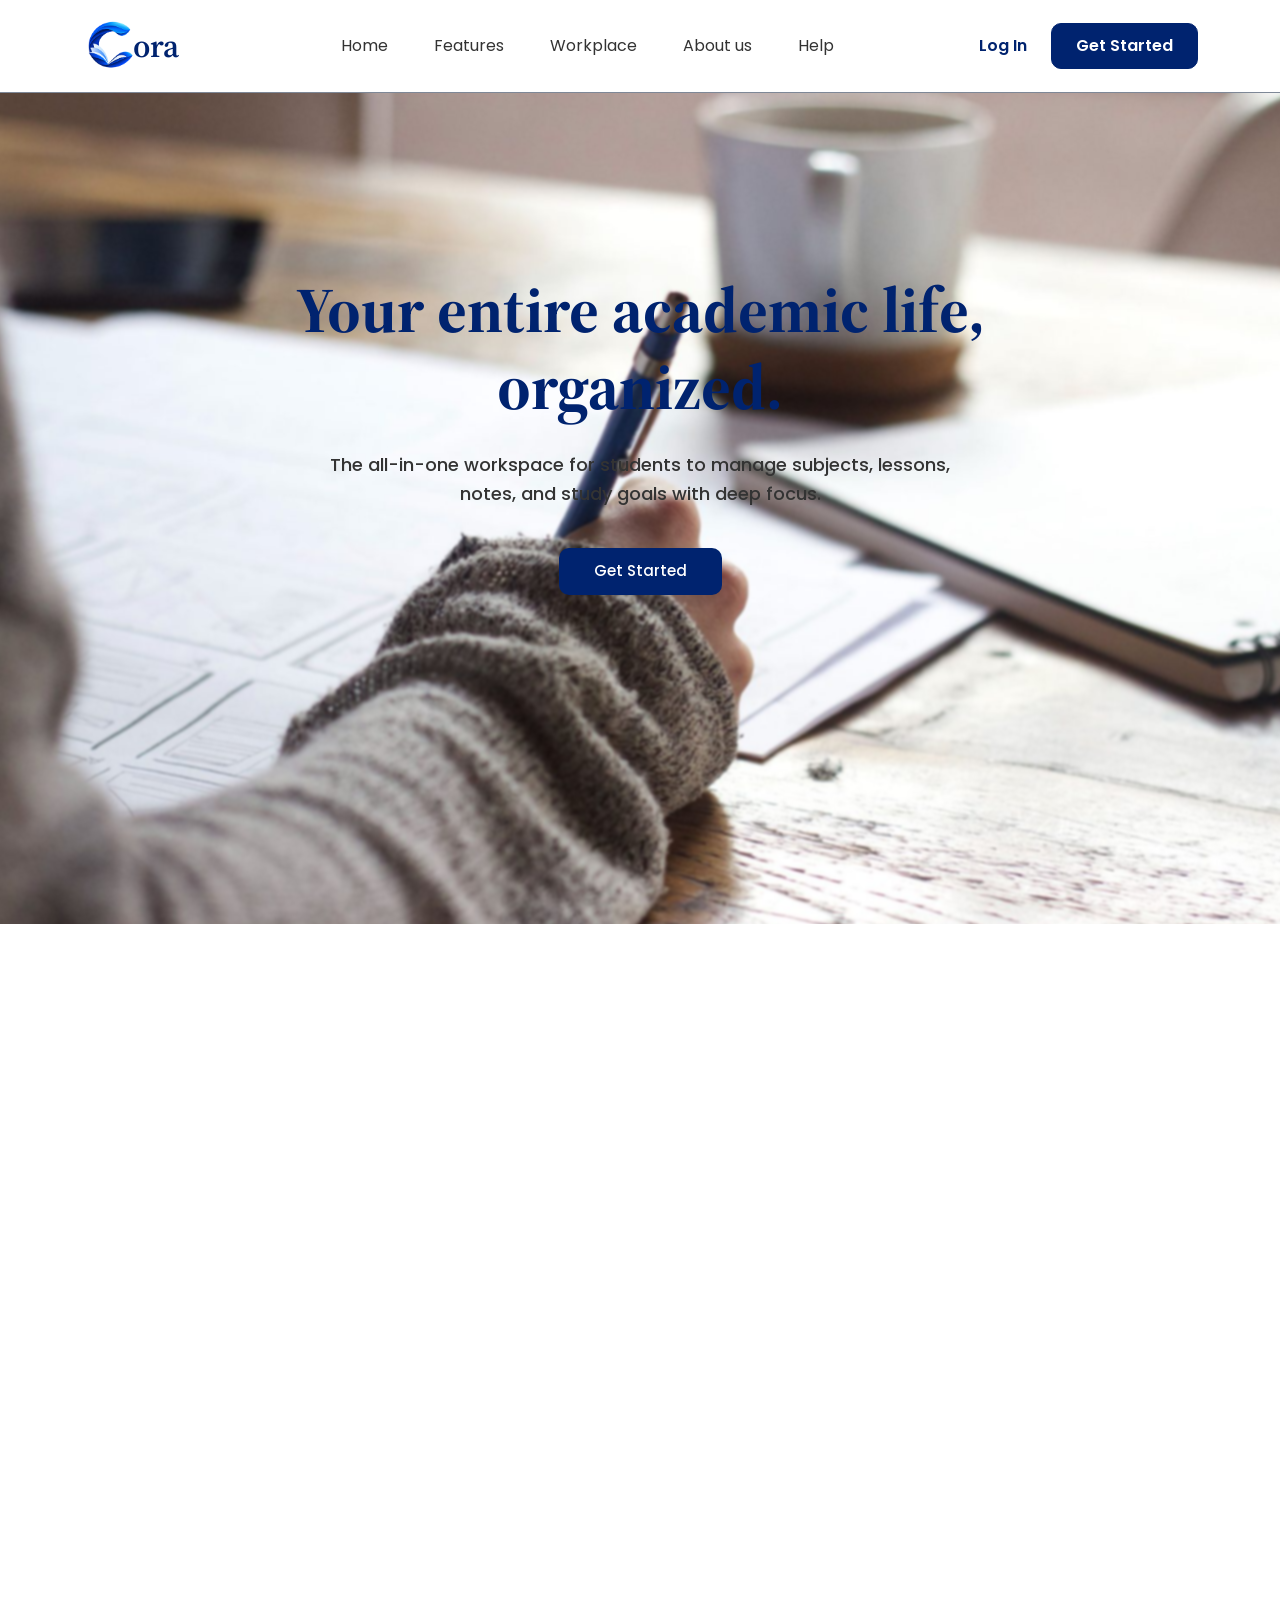
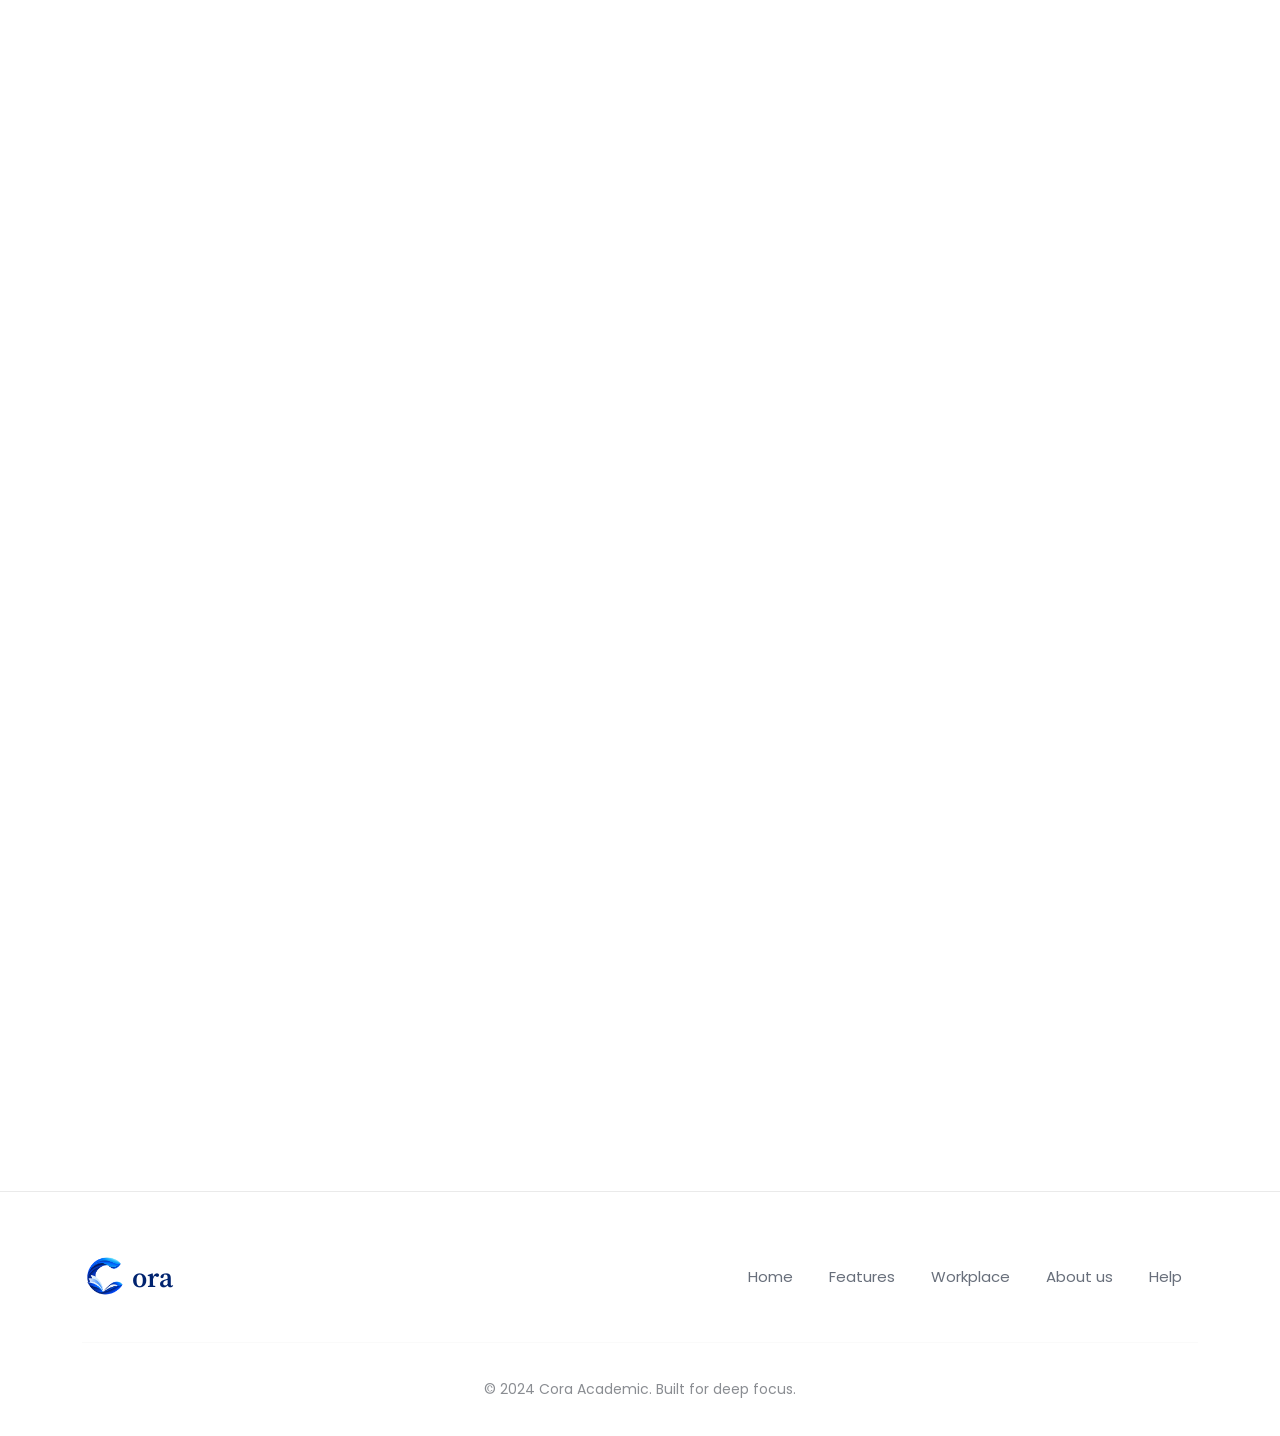
<file: index.html>
<!DOCTYPE html>
<html lang="en">
<head>
    <meta charset="UTF-8">
    <meta name="viewport" content="width=device-width, initial-scale=1.0">
    <title>Cora - Your entire academic life, organized.</title>

    <link rel="preconnect" href="https://fonts.googleapis.com">
    <link rel="preconnect" href="https://fonts.gstatic.com" crossorigin>
    <link href="https://fonts.googleapis.com/css2?family=Poppins:wght@400;500;600&family=Source+Serif+4:opsz,wght@8..60,400;8..60,700&display=swap" rel="stylesheet">

    <link href="https://cdn.jsdelivr.net/npm/bootstrap@5.3.2/dist/css/bootstrap.min.css" rel="stylesheet" integrity="sha384-T3c6CoIi6uLrA9TneNEoa7RxnatzjcDSCmG1MXxSR1GAsXEV/Dwwykc2MPK8M2HN" crossorigin="anonymous">

    <link href="https://unpkg.com/aos@2.3.1/dist/aos.css" rel="stylesheet">
    
    <link rel="stylesheet" href="styles.css">
</head>
<body>

    <nav class="navbar navbar-expand-lg bg-white custom-navbar">
        <div class="container">
            
            <a class="navbar-brand d-flex align-items-center" href="#">
                <img src="images/logo.png" alt="C logo" width="56" height="52" class="d-inline-block align-text-center">
                <span class="logo-text">ora</span>
            </a>

            <button class="navbar-toggler" type="button" data-bs-toggle="collapse" data-bs-target="#navbarNav" aria-controls="navbarNav" aria-expanded="false" aria-label="Toggle navigation">
                <span class="navbar-toggler-icon"></span>
            </button>

            <div class="collapse navbar-collapse" id="navbarNav">
                
                <ul class="navbar-nav mx-auto mb-2 mb-lg-0">
                    <li class="nav-item">
                        <a class="nav-link custom-nav-link" href="#">Home</a>
                    </li>
                    <li class="nav-item">
                        <a class="nav-link custom-nav-link" href="#">Features</a>
                    </li>
                    <li class="nav-item">
                        <a class="nav-link custom-nav-link" href="#">Workplace</a>
                    </li>
                    <li class="nav-item">
                        <a class="nav-link custom-nav-link" href="#">About us</a>
                    </li>
                    <li class="nav-item">
                        <a class="nav-link custom-nav-link" href="#">Help</a>
                    </li>
                </ul>

                <div class="d-flex align-items-center">
                    <a href="login/login.html" class="login-btn me-4">Log In</a>
                    <a href="#" class="nav-get-started">Get Started</a>
                </div>
            </div>
        </div>
    </nav>

    <div class="nav-divider"></div>

    <header class="hero-section">
        <div class="container">
            <div class="row justify-content-center">
                <div class="col-lg-8 text-center hero-content" data-aos="fade-up">
                    <h1 class="hero-title">Your entire academic life, organized.</h1>
                    <p class="hero-subtitle">The all-in-one workspace for students to manage subjects, lessons, notes, and study goals with deep focus.</p>
                    <a href="#" class="hero-get-started">Get Started</a>
                </div>
            </div>
        </div>
    </header>

    <section class="features-section">
        <div class="container">
            <h2 class="features-title text-center" data-aos="fade-up">Features</h2>
            
            <div class="row g-4 justify-content-center mt-4">
                
                <div class="col-lg-4 col-md-6" data-aos="fade-up" data-aos-delay="100">
                    <div class="feature-card">
                        <img src="images/icons8-to-do.gif" alt="Academic Organization" class="feature-icon">
                        <h3 class="feature-card-title">Academic Organization</h3>
                        <p class="feature-card-text">Centralize your syllabus. Manage subjects, track individual lessons, and map out your entire semester in one intuitive place.</p>
                    </div>
                </div>

                <div class="col-lg-4 col-md-6" data-aos="fade-up" data-aos-delay="200">
                    <div class="feature-card">
                        <img src="images/icons8-clock.gif" alt="Deep Focus Study" class="feature-icon">
                        <h3 class="feature-card-title">Deep Focus Study</h3>
                        <p class="feature-card-text">Engage in undistracted learning with our built-in Pomodoro timer. Track your study streaks and optimize your focus intervals.</p>
                    </div>
                </div>

                <div class="col-lg-4 col-md-6" data-aos="fade-up" data-aos-delay="300">
                    <div class="feature-card">
                        <img src="images/icons8-book.gif" alt="Knowledge Base" class="feature-icon">
                        <h3 class="feature-card-title">Knowledge Base</h3>
                        <p class="feature-card-text">A powerful note-taking engine with rich-text formatting, internal linking, and seamless file management for all your research.</p>
                    </div>
                </div>

            </div>
        </div>
    </section>

    <section class="workspace-section">
        <h2 class="workspace-title text-center" data-aos="fade-up">Workspace</h2>
        
        <div class="workspace-full-bg" data-aos="fade-up" data-aos-delay="100">
            <div class="container">
                <div class="workspace-content-wrapper">
                    <h3 class="workspace-subtitle" data-aos="fade-up" data-aos-delay="200">Your Intelligent Workspace</h3>
                    <p class="workspace-desc" data-aos="fade-up" data-aos-delay="300">Designed specifically for the rigorous demands of higher education and deep research.</p>
                    
                    <div class="workspace-images-wrapper">
                        <img src="images/Desktop Screenshot 2026.08.11 - 23.22.56.40.png" alt="Intelligent Workspace Setup" class="workspace-img-1" data-aos="fade-up" data-aos-delay="400">
                        <img src="images/Desktop Screenshot 2026.08.11 - 23.23.29.07.png" alt="Deep Research View" class="workspace-img-2" data-aos="fade-up" data-aos-delay="500">
                    </div>
                </div>
            </div>
        </div>
    </section>

    <section class="structured-modules-section">
        <div class="container">
            <div class="row align-items-center">
                <div class="col-lg-6" data-aos="fade-right">
                    <div class="structured-line"></div>
                    <h2 class="structured-title">Structured Learning Modules</h2>
                    <p class="structured-desc">Cora isn’t just a digital notebook; it’s a structured way to learn. It organizes everything into Term > Subject > Lesson > Concept, making notes easier to manage, reducing mental overload, and preventing messy, scattered notes.</p>
                </div>
                <div class="col-lg-6 text-center text-lg-end mt-4 mt-lg-0" data-aos="fade-left">
                    <img src="images/brooke-cagle-609873-unsplash-450x450.jpg" alt="Structured Learning Modules" class="structured-img">
                </div>
            </div>
        </div>
    </section>

    <section class="cta-section" data-aos="fade-up">
        <div class="container text-center">
            <h2 class="cta-title">Ready to excel?</h2>
            <p class="cta-subtitle">Join thousands of students and researchers who have transformed their academic workflow with Cora.</p>
            <a href="#" class="cta-btn">Create Your Workspace</a>
        </div>
    </section>

    <footer class="footer-section">
        <div class="container">
            <div class="row align-items-center justify-content-between py-4">
                <div class="col-md-4 d-flex align-items-center mb-3 mb-md-0">
                    <img src="images/logo.png" alt="Cora Logo" width="45" height="42" class="me-2">
                    <span class="footer-logo-text">ora</span>
                </div>
                <div class="col-md-8 text-md-end">
                    <ul class="footer-nav list-inline mb-0">
                        <li class="list-inline-item mx-3"><a href="#">Home</a></li>
                        <li class="list-inline-item mx-3"><a href="#">Features</a></li>
                        <li class="list-inline-item mx-3"><a href="#">Workplace</a></li>
                        <li class="list-inline-item mx-3"><a href="#">About us</a></li>
                        <li class="list-inline-item mx-3"><a href="#">Help</a></li>
                    </ul>
                </div>
            </div>
            <hr class="footer-divider">
            <div class="row py-3">
                <div class="col-md-12 text-center">
                    <p class="footer-copyright mb-0">&copy; 2024 Cora Academic. Built for deep focus.</p>
                </div>
            </div>
        </div>
    </footer>

    <script src="https://cdn.jsdelivr.net/npm/bootstrap@5.3.2/dist/js/bootstrap.bundle.min.js" integrity="sha384-C6RzsynM9kWDrMNeT87bh95OGNyZPhcTNXj1NW7RuBCsyN/o0jlpcV8Qyq46cDfL" crossorigin="anonymous"></script>
    <script src="https://unpkg.com/aos@2.3.1/dist/aos.js"></script>
    
    <script>
      AOS.init({
        duration: 1000, 
        easing: 'ease-in-out', 
        once: false 
      });
    </script>

    <script>
      document.addEventListener("DOMContentLoaded", function() {
          const cards = document.querySelectorAll('.feature-card');

          cards.forEach(card => {
              const icon = card.querySelector('.feature-icon');
              
              if (icon) {
                  const gifSrc = icon.getAttribute('src');
                  const pngSrc = gifSrc.replace('.gif', '.png');

                  icon.setAttribute('src', pngSrc);

                  card.addEventListener('mouseenter', () => {
                      icon.setAttribute('src', gifSrc);
                  });

                  card.addEventListener('mouseleave', () => {
                      icon.setAttribute('src', pngSrc);
                  });
              }
          });
      });
    </script>
</body>
</html>
</file>
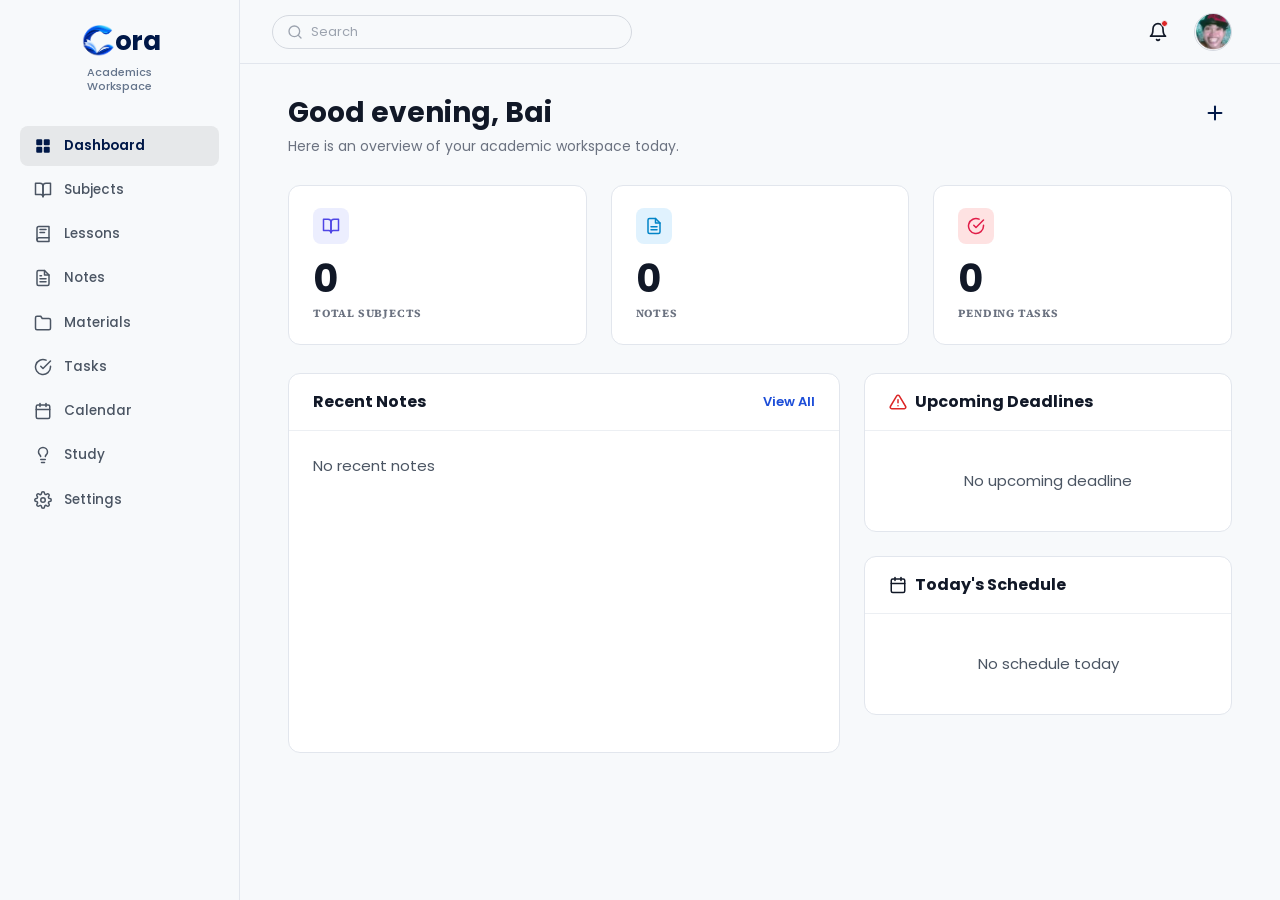
<file: dashboard/index.html>
<!DOCTYPE html>
<html lang="en">
<head>
    <meta charset="UTF-8">
    <meta name="viewport" content="width=device-width, initial-scale=1.0">
    <title>Dashboard - Cora Academic Workspace</title>

    <!-- Google Fonts: Poppins & Source Serif 4 -->
    <link rel="preconnect" href="https://fonts.googleapis.com">
    <link rel="preconnect" href="https://fonts.gstatic.com" crossorigin>
    <link href="https://fonts.googleapis.com/css2?family=Poppins:wght@300;400;500;600;700&family=Source+Serif+4:opsz,wght@8..60,600;8..60,700&display=swap" rel="stylesheet">

    <!-- Dashboard CSS -->
    <link rel="stylesheet" href="des2.css">
</head>
<body>

    <div class="dashboard-container">
        
        <!-- SIDEBAR -->
        <aside class="sidebar">
            <!-- Brand Logo -->
            <div class="sidebar-header">
                <a href="#" class="brand-link">
                    <div class="brand-logo-row">
                        <img src="../images/logo.png" alt="C" class="brand-c-logo">
                        <span class="brand-name">ora</span>
                    </div>
                    <span class="brand-tagline">Academics<br>Workspace</span>
                </a>
            </div>

            <!-- Navigation Links -->
            <nav class="sidebar-nav">
                <!-- Dashboard (Active) -->
                <a href="dashboard.html" class="nav-item active" data-title="Dashboard">
                    <span class="nav-icon">
                        <!-- Dashboard 4 squares grid icon -->
                        <svg width="18" height="18" viewBox="0 0 24 24" fill="currentColor">
                            <rect x="3" y="3" width="8" height="8" rx="1.5"></rect>
                            <rect x="13" y="3" width="8" height="8" rx="1.5"></rect>
                            <rect x="3" y="13" width="8" height="8" rx="1.5"></rect>
                            <rect x="13" y="13" width="8" height="8" rx="1.5"></rect>
                        </svg>
                    </span>
                    <span class="nav-text">Dashboard</span>
                </a>

                <!-- Subjects -->
                <a href="subjects.html" class="nav-item" data-title="Subjects">
                    <span class="nav-icon">
                        <!-- Open Book Icon -->
                        <svg width="18" height="18" viewBox="0 0 24 24" fill="none" stroke="currentColor" stroke-width="2" stroke-linecap="round" stroke-linejoin="round">
                            <path d="M2 3h6a4 4 0 0 1 4 4v14a3 3 0 0 0-3-3H2z"></path>
                            <path d="M22 3h-6a4 4 0 0 0-4 4v14a3 3 0 0 1 3-3h7z"></path>
                        </svg>
                    </span>
                    <span class="nav-text">Subjects</span>
                </a>

                <!-- Lessons -->
                <a href="#" class="nav-item" data-title="Lessons">
                    <span class="nav-icon">
                        <!-- Lessons / Open Book Outline -->
                        <svg width="18" height="18" viewBox="0 0 24 24" fill="none" stroke="currentColor" stroke-width="2" stroke-linecap="round" stroke-linejoin="round">
                            <path d="M4 19.5A2.5 2.5 0 0 1 6.5 17H20"></path>
                            <path d="M6.5 2H20v20H6.5A2.5 2.5 0 0 1 4 19.5v-15A2.5 2.5 0 0 1 6.5 2z"></path>
                            <line x1="8" y1="6" x2="16" y2="6"></line>
                            <line x1="8" y1="10" x2="14" y2="10"></line>
                        </svg>
                    </span>
                    <span class="nav-text">Lessons</span>
                </a>

                <!-- Notes -->
                <a href="#" class="nav-item" data-title="Notes">
                    <span class="nav-icon">
                        <!-- Document / Note Icon -->
                        <svg width="18" height="18" viewBox="0 0 24 24" fill="none" stroke="currentColor" stroke-width="2" stroke-linecap="round" stroke-linejoin="round">
                            <path d="M14 2H6a2 2 0 0 0-2 2v16a2 2 0 0 0 2 2h12a2 2 0 0 0 2-2V8z"></path>
                            <polyline points="14 2 14 8 20 8"></polyline>
                            <line x1="16" y1="13" x2="8" y2="13"></line>
                            <line x1="16" y1="17" x2="8" y2="17"></line>
                            <polyline points="10 9 9 9 8 9"></polyline>
                        </svg>
                    </span>
                    <span class="nav-text">Notes</span>
                </a>

                <!-- Materials -->
                <a href="#" class="nav-item" data-title="Materials">
                    <span class="nav-icon">
                        <!-- Folder Icon -->
                        <svg width="18" height="18" viewBox="0 0 24 24" fill="none" stroke="currentColor" stroke-width="2" stroke-linecap="round" stroke-linejoin="round">
                            <path d="M22 19a2 2 0 0 1-2 2H4a2 2 0 0 1-2-2V5a2 2 0 0 1 2-2h5l2 3h9a2 2 0 0 1 2 2z"></path>
                        </svg>
                    </span>
                    <span class="nav-text">Materials</span>
                </a>

                <!-- Tasks -->
                <a href="#" class="nav-item" data-title="Tasks">
                    <span class="nav-icon">
                        <!-- Checkmark in Circle -->
                        <svg width="18" height="18" viewBox="0 0 24 24" fill="none" stroke="currentColor" stroke-width="2" stroke-linecap="round" stroke-linejoin="round">
                            <path d="M22 11.08V12a10 10 0 1 1-5.93-9.14"></path>
                            <polyline points="22 4 12 14.01 9 11.01"></polyline>
                        </svg>
                    </span>
                    <span class="nav-text">Tasks</span>
                </a>

                <!-- Calendar -->
                <a href="#" class="nav-item" data-title="Calendar">
                    <span class="nav-icon">
                        <!-- Calendar Icon -->
                        <svg width="18" height="18" viewBox="0 0 24 24" fill="none" stroke="currentColor" stroke-width="2" stroke-linecap="round" stroke-linejoin="round">
                            <rect x="3" y="4" width="18" height="18" rx="2" ry="2"></rect>
                            <line x1="16" y1="2" x2="16" y2="6"></line>
                            <line x1="8" y1="2" x2="8" y2="6"></line>
                            <line x1="3" y1="10" x2="21" y2="10"></line>
                        </svg>
                    </span>
                    <span class="nav-text">Calendar</span>
                </a>

                <!-- Study -->
                <a href="#" class="nav-item" data-title="Study">
                    <span class="nav-icon">
                        <!-- Lightbulb / Study Icon -->
                        <svg width="18" height="18" viewBox="0 0 24 24" fill="none" stroke="currentColor" stroke-width="2" stroke-linecap="round" stroke-linejoin="round">
                            <line x1="9" y1="18" x2="15" y2="18"></line>
                            <line x1="10" y1="22" x2="14" y2="22"></line>
                            <path d="M15.09 14c.18-.98.65-1.74 1.41-2.5A4.65 4.65 0 0 0 18 8 6 6 0 0 0 6 8c0 1 .23 2.23 1.5 3.5A4.61 4.61 0 0 1 8.91 14"></path>
                        </svg>
                    </span>
                    <span class="nav-text">Study</span>
                </a>

                <!-- Settings -->
                <a href="#" class="nav-item" data-title="Settings">
                    <span class="nav-icon">
                        <!-- Settings Gear Icon -->
                        <svg width="18" height="18" viewBox="0 0 24 24" fill="none" stroke="currentColor" stroke-width="2" stroke-linecap="round" stroke-linejoin="round">
                            <circle cx="12" cy="12" r="3"></circle>
                            <path d="M19.4 15a1.65 1.65 0 0 0 .33 1.82l.06.06a2 2 0 0 1 0 2.83 2 2 0 0 1-2.83 0l-.06-.06a1.65 1.65 0 0 0-1.82-.33 1.65 1.65 0 0 0-1 1.51V21a2 2 0 0 1-2 2 2 2 0 0 1-2-2v-.09A1.65 1.65 0 0 0 9 19.4a1.65 1.65 0 0 0-1.82.33l-.06.06a2 2 0 0 1-2.83 0 2 2 0 0 1 0-2.83l.06-.06a1.65 1.65 0 0 0 .33-1.82 1.65 1.65 0 0 0-1.51-1H3a2 2 0 0 1-2-2 2 2 0 0 1 2-2h.09A1.65 1.65 0 0 0 4.6 9a1.65 1.65 0 0 0-.33-1.82l-.06-.06a2 2 0 0 1 0-2.83 2 2 0 0 1 2.83 0l.06.06a1.65 1.65 0 0 0 1.82.33H9a1.65 1.65 0 0 0 1-1.51V3a2 2 0 0 1 2-2 2 2 0 0 1 2 2v.09a1.65 1.65 0 0 0 1 1.51 1.65 1.65 0 0 0 1.82-.33l.06-.06a2 2 0 0 1 2.83 0 2 2 0 0 1 0 2.83l-.06.06a1.65 1.65 0 0 0-.33 1.82V9a1.65 1.65 0 0 0 1.51 1H21a2 2 0 0 1 2 2 2 2 0 0 1-2 2h-.09a1.65 1.65 0 0 0-1.51 1z"></path>
                        </svg>
                    </span>
                    <span class="nav-text">Settings</span>
                </a>
            </nav>
        </aside>

        <!-- MAIN CONTENT WRAPPER -->
        <div class="main-wrapper">
            
            <!-- TOP HEADER BAR -->
            <header class="top-header">
                <!-- Search Bar -->
                <div class="header-search-container">
                    <div class="search-input-box">
                        <svg class="search-icon" width="16" height="16" viewBox="0 0 24 24" fill="none" stroke="currentColor" stroke-width="2" stroke-linecap="round" stroke-linejoin="round">
                            <circle cx="11" cy="11" r="8"></circle>
                            <line x1="21" y1="21" x2="16.65" y2="16.65"></line>
                        </svg>
                        <input type="text" placeholder="Search" class="search-field" id="globalSearch">
                    </div>
                </div>

                <!-- Top Right Controls (Notification & Avatar) -->
                <div class="header-actions">
                    <!-- Notification Bell -->
                    <button class="notification-btn" id="notificationBtn" aria-label="Notifications" title="Notifications">
                        <svg width="20" height="20" viewBox="0 0 24 24" fill="none" stroke="currentColor" stroke-width="2" stroke-linecap="round" stroke-linejoin="round">
                            <path d="M18 8A6 6 0 0 0 6 8c0 7-3 9-3 9h18s-3-2-3-9"></path>
                            <path d="M13.73 21a2 2 0 0 1-3.46 0"></path>
                        </svg>
                        <span class="notification-dot"></span>
                    </button>

                    <!-- Notifications Dropdown Box -->
                    <div class="notification-dropdown" id="notificationDropdown">
                        <div class="dropdown-header">
                            <span class="dropdown-title">Notifications</span>
                            <span class="dropdown-badge">1 New</span>
                        </div>
                        <div class="notification-item unread">
                            <p class="notification-text">Welcome to your Cora Workspace, Bai!</p>
                            <span class="notification-time">Just now</span>
                        </div>
                    </div>

                    <!-- Profile Picture (Circular) -->
                    <div class="profile-avatar-container" id="profileDropdownBtn">
                        <img src="avatar.png" alt="Bai Profile" class="profile-avatar-img">
                        
                        <!-- User Menu Dropdown -->
                        <div class="profile-dropdown" id="profileDropdown">
                            <div class="profile-info">
                                <p class="user-name">Bai</p>
                                <p class="user-role">Student Account</p>
                            </div>
                            <hr class="profile-divider">
                            <a href="../login/login.html" class="profile-menu-item text-danger">Log Out</a>
                        </div>
                    </div>
                </div>
            </header>

            <!-- DASHBOARD MAIN BODY -->
            <main class="dashboard-body" id="dashboardSection">
                
                <!-- Welcome Greeting Banner -->
                <div class="welcome-header">
                    <div class="welcome-text-group">
                        <h1 class="welcome-title" id="greetingTitle">Good evening, Bai</h1>
                        <p class="welcome-subtitle">Here is an overview of your academic workspace today.</p>
                    </div>
                    
                    <!-- Quick Add Button (+) -->
                    <button class="btn-quick-add" id="quickAddBtn" title="Create New" aria-label="Create New">
                        <svg width="22" height="22" viewBox="0 0 24 24" fill="none" stroke="currentColor" stroke-width="2.2" stroke-linecap="round" stroke-linejoin="round">
                            <line x1="12" y1="5" x2="12" y2="19"></line>
                            <line x1="5" y1="12" x2="19" y2="12"></line>
                        </svg>
                    </button>
                </div>

                <!-- 3 SUMMARY STAT CARDS -->
                <div class="stats-row">
                    
                    <!-- Card 1: Total Subjects -->
                    <div class="stat-card">
                        <div class="stat-icon-badge badge-subjects">
                            <svg width="18" height="18" viewBox="0 0 24 24" fill="none" stroke="currentColor" stroke-width="2" stroke-linecap="round" stroke-linejoin="round">
                                <path d="M2 3h6a4 4 0 0 1 4 4v14a3 3 0 0 0-3-3H2z"></path>
                                <path d="M22 3h-6a4 4 0 0 0-4 4v14a3 3 0 0 1 3-3h7z"></path>
                            </svg>
                        </div>
                        <div class="stat-number" id="countSubjects">0</div>
                        <div class="stat-label">TOTAL SUBJECTS</div>
                    </div>

                    <!-- Card 2: Notes -->
                    <div class="stat-card">
                        <div class="stat-icon-badge badge-notes">
                            <svg width="18" height="18" viewBox="0 0 24 24" fill="none" stroke="currentColor" stroke-width="2" stroke-linecap="round" stroke-linejoin="round">
                                <path d="M14 2H6a2 2 0 0 0-2 2v16a2 2 0 0 0 2 2h12a2 2 0 0 0 2-2V8z"></path>
                                <polyline points="14 2 14 8 20 8"></polyline>
                                <line x1="16" y1="13" x2="8" y2="13"></line>
                                <line x1="16" y1="17" x2="8" y2="17"></line>
                            </svg>
                        </div>
                        <div class="stat-number" id="countNotes">0</div>
                        <div class="stat-label">NOTES</div>
                    </div>

                    <!-- Card 3: Pending Tasks -->
                    <div class="stat-card">
                        <div class="stat-icon-badge badge-tasks">
                            <svg width="18" height="18" viewBox="0 0 24 24" fill="none" stroke="currentColor" stroke-width="2" stroke-linecap="round" stroke-linejoin="round">
                                <path d="M22 11.08V12a10 10 0 1 1-5.93-9.14"></path>
                                <polyline points="22 4 12 14.01 9 11.01"></polyline>
                            </svg>
                        </div>
                        <div class="stat-number" id="countTasks">0</div>
                        <div class="stat-label">PENDING TASKS</div>
                    </div>

                </div>

                <!-- MAIN WORKSPACE 2-COLUMN SECTION -->
                <div class="content-grid-row">
                    
                    <!-- Left Column: Recent Notes -->
                    <div class="grid-left-col">
                        <div class="dashboard-card recent-notes-card">
                            <div class="card-header-bar">
                                <h2 class="card-header-title">Recent Notes</h2>
                                <a href="#" class="view-all-link">View All</a>
                            </div>
                            <div class="card-content-body notes-body">
                                <p class="empty-state-text left-aligned">No recent notes</p>
                            </div>
                        </div>
                    </div>

                    <!-- Right Column: Deadlines & Schedule -->
                    <div class="grid-right-col">
                        
                        <!-- Card: Upcoming Deadlines -->
                        <div class="dashboard-card deadline-card">
                            <div class="card-header-bar">
                                <div class="header-with-icon">
                                    <svg class="warning-icon" width="18" height="18" viewBox="0 0 24 24" fill="none" stroke="currentColor" stroke-width="2" stroke-linecap="round" stroke-linejoin="round">
                                        <path d="M10.29 3.86L1.82 18a2 2 0 0 0 1.71 3h16.94a2 2 0 0 0 1.71-3L13.71 3.86a2 2 0 0 0-3.42 0z"></path>
                                        <line x1="12" y1="9" x2="12" y2="13"></line>
                                        <line x1="12" y1="17" x2="12.01" y2="17"></line>
                                    </svg>
                                    <h2 class="card-header-title">Upcoming Deadlines</h2>
                                </div>
                            </div>
                            <div class="card-content-body center-aligned">
                                <p class="empty-state-text">No upcoming deadline</p>
                            </div>
                        </div>

                        <!-- Card: Today's Schedule -->
                        <div class="dashboard-card schedule-card">
                            <div class="card-header-bar">
                                <div class="header-with-icon">
                                    <svg class="calendar-icon" width="18" height="18" viewBox="0 0 24 24" fill="none" stroke="currentColor" stroke-width="2" stroke-linecap="round" stroke-linejoin="round">
                                        <rect x="3" y="4" width="18" height="18" rx="2" ry="2"></rect>
                                        <line x1="16" y1="2" x2="16" y2="6"></line>
                                        <line x1="8" y1="2" x2="8" y2="6"></line>
                                        <line x1="3" y1="10" x2="21" y2="10"></line>
                                    </svg>
                                    <h2 class="card-header-title">Today's Schedule</h2>
                                </div>
                            </div>
                            <div class="card-content-body center-aligned">
                                <p class="empty-state-text">No schedule today</p>
                            </div>
                        </div>

                    </div>

                </div>

            </main>

            <!-- SUBJECTS MAIN BODY SECTION -->
            <main class="subjects-page-body" id="subjectsSection" style="display: none;">
                <!-- Page Title & Subtitle -->
                <div class="subjects-header-group">
                    <h1 class="subjects-main-title">Subjects</h1>
                    <p class="subjects-main-subtitle">Active courses and modules for Spring <span id="academicYear">2026</span></p>
                </div>

                <!-- Filter & Search Bar Card -->
                <div class="subjects-filter-card">
                    <!-- Filter Tabs (All, Active, Completed) -->
                    <div class="subjects-filter-tabs">
                        <button type="button" class="filter-tab-btn active" data-filter="all">All (0)</button>
                        <button type="button" class="filter-tab-btn" data-filter="active">Active (0)</button>
                        <button type="button" class="filter-tab-btn" data-filter="completed">Completed (0)</button>
                    </div>

                    <!-- Filter Search Input -->
                    <div class="filter-search-box">
                        <svg class="filter-icon" width="14" height="14" viewBox="0 0 24 24" fill="none" stroke="currentColor" stroke-width="2" stroke-linecap="round" stroke-linejoin="round">
                            <line x1="4" y1="6" x2="20" y2="6"></line>
                            <line x1="7" y1="12" x2="17" y2="12"></line>
                            <line x1="10" y1="18" x2="14" y2="18"></line>
                        </svg>
                        <input type="text" class="filter-input" placeholder="Filter subject...">
                    </div>
                </div>

                <!-- Big Empty State Card -->
                <div class="subjects-empty-card">
                    <!-- Open Book Badge -->
                    <div class="empty-book-badge">
                        <svg width="32" height="32" viewBox="0 0 24 24" fill="none" stroke="currentColor" stroke-width="2.2" stroke-linecap="round" stroke-linejoin="round">
                            <path d="M2 3h6a4 4 0 0 1 4 4v14a3 3 0 0 0-3-3H2z"></path>
                            <path d="M22 3h-6a4 4 0 0 0-4 4v14a3 3 0 0 1 3-3h7z"></path>
                        </svg>
                    </div>

                    <h2 class="empty-card-heading">No subjects enrolled yet</h2>
                    <p class="empty-card-description">
                        Get started by adding your courses, modules, or syllabus for this semester. You can track lectures, study notes, and assignments all in one place.
                    </p>

                    <!-- Action Buttons -->
                    <div class="empty-card-actions">
                        <button type="button" class="btn-add-subject-primary" id="openAddSubjectBtn">
                            <svg width="15" height="15" viewBox="0 0 24 24" fill="none" stroke="currentColor" stroke-width="2.5" stroke-linecap="round" stroke-linejoin="round">
                                <line x1="12" y1="5" x2="12" y2="19"></line>
                                <line x1="5" y1="12" x2="19" y2="12"></line>
                            </svg>
                            Add Subject
                        </button>
                        <button type="button" class="btn-import-secondary" id="importSubjectsBtn">
                            <svg width="15" height="15" viewBox="0 0 24 24" fill="none" stroke="currentColor" stroke-width="2" stroke-linecap="round" stroke-linejoin="round">
                                <path d="M14 2H6a2 2 0 0 0-2 2v16a2 2 0 0 0 2 2h12a2 2 0 0 0 2-2V8z"></path>
                                <polyline points="14 2 14 8 20 8"></polyline>
                                <line x1="12" y1="18" x2="12" y2="12"></line>
                                <polyline points="9 15 12 12 15 15"></polyline>
                            </svg>
                            Import
                        </button>
                    </div>
                </div>

                <!-- Quick Setup Guide Section -->
                <div class="setup-guide-section">
                    <div class="setup-guide-header">
                        <div class="setup-guide-title">
                            <svg class="setup-bulb-icon" width="18" height="18" viewBox="0 0 24 24" fill="none" stroke="currentColor" stroke-width="2" stroke-linecap="round" stroke-linejoin="round">
                                <line x1="9" y1="18" x2="15" y2="18"></line>
                                <line x1="10" y1="22" x2="14" y2="22"></line>
                                <path d="M15.09 14c.18-.98.65-1.74 1.41-2.5A4.65 4.65 0 0 0 18 8 6 6 0 0 0 6 8c0 1 .23 2.23 1.5 3.5A4.61 4.61 0 0 1 8.91 14"></path>
                            </svg>
                            <span>Quick setup guide</span>
                        </div>
                        <span class="setup-guide-meta">3 simple steps to organized coursework</span>
                    </div>

                    <!-- 3 Step Cards Grid -->
                    <div class="setup-steps-grid">
                        <!-- Step 1 -->
                        <div class="setup-step-card">
                            <div class="step-number-box step-num-1">1</div>
                            <h3 class="step-title">Add Course Details</h3>
                            <p class="step-desc">Define course code, professors, semester credits, and scheduled times.</p>
                        </div>

                        <!-- Step 2 -->
                        <div class="setup-step-card">
                            <div class="step-number-box step-num-2">2</div>
                            <h3 class="step-title">Attach Syllabus & Lessons</h3>
                            <p class="step-desc">Structure topics, modules, reading materials, and essential lecture notes.</p>
                        </div>

                        <!-- Step 3 -->
                        <div class="setup-step-card">
                            <div class="step-number-box step-num-3">3</div>
                            <h3 class="step-title">Track Mastery</h3>
                            <p class="step-desc">Monitor assignment deadlines, exam preparations, and overall semester progress.</p>
                        </div>
                    </div>
                </div>

            </main>

        </div>

    </div>

    <!-- Add New Subject Modal -->
    <div class="modal-backdrop" id="quickAddModal">
        <div class="modal-card add-subject-modal">
            <!-- Modal Header -->
            <div class="modal-header">
                <h3 class="modal-title">Add New Subject</h3>
                <button type="button" class="modal-close-btn" id="closeModalBtn" aria-label="Close">
                    <img src="../images/x-circle.svg" alt="Close" width="20" height="20" class="close-icon-img">
                </button>
            </div>

            <!-- Modal Form -->
            <form id="addSubjectForm" class="modal-form">
                <!-- Subject Name Field -->
                <div class="form-group mb-field">
                    <label for="subjectName" class="modal-label">Subject Name</label>
                    <input type="text" id="subjectName" class="modal-input" placeholder="e.g Cognitive Psychology" required>
                </div>

                <!-- Subject Code & Instructor Fields (2 Columns) -->
                <div class="form-grid-two mb-field">
                    <div class="form-group">
                        <label for="subjectCode" class="modal-label">Subject Code</label>
                        <input type="text" id="subjectCode" class="modal-input" placeholder="e.g PSY-210" required>
                    </div>
                    <div class="form-group">
                        <label for="instructorName" class="modal-label">Instructor</label>
                        <input type="text" id="instructorName" class="modal-input" placeholder="e.g Dr. Juan Dela Cruz" required>
                    </div>
                </div>

                <!-- Modal Footer Actions (Cancel & Add Subject) -->
                <div class="modal-actions">
                    <button type="button" class="btn-modal-cancel" id="cancelModalBtn">Cancel</button>
                    <button type="submit" class="btn-modal-submit" id="submitSubjectBtn">Add Subject</button>
                </div>
            </form>
        </div>
    </div>

    <!-- Dashboard JavaScript -->
    <script src="script.js"></script>
</body>
</html>
</file>
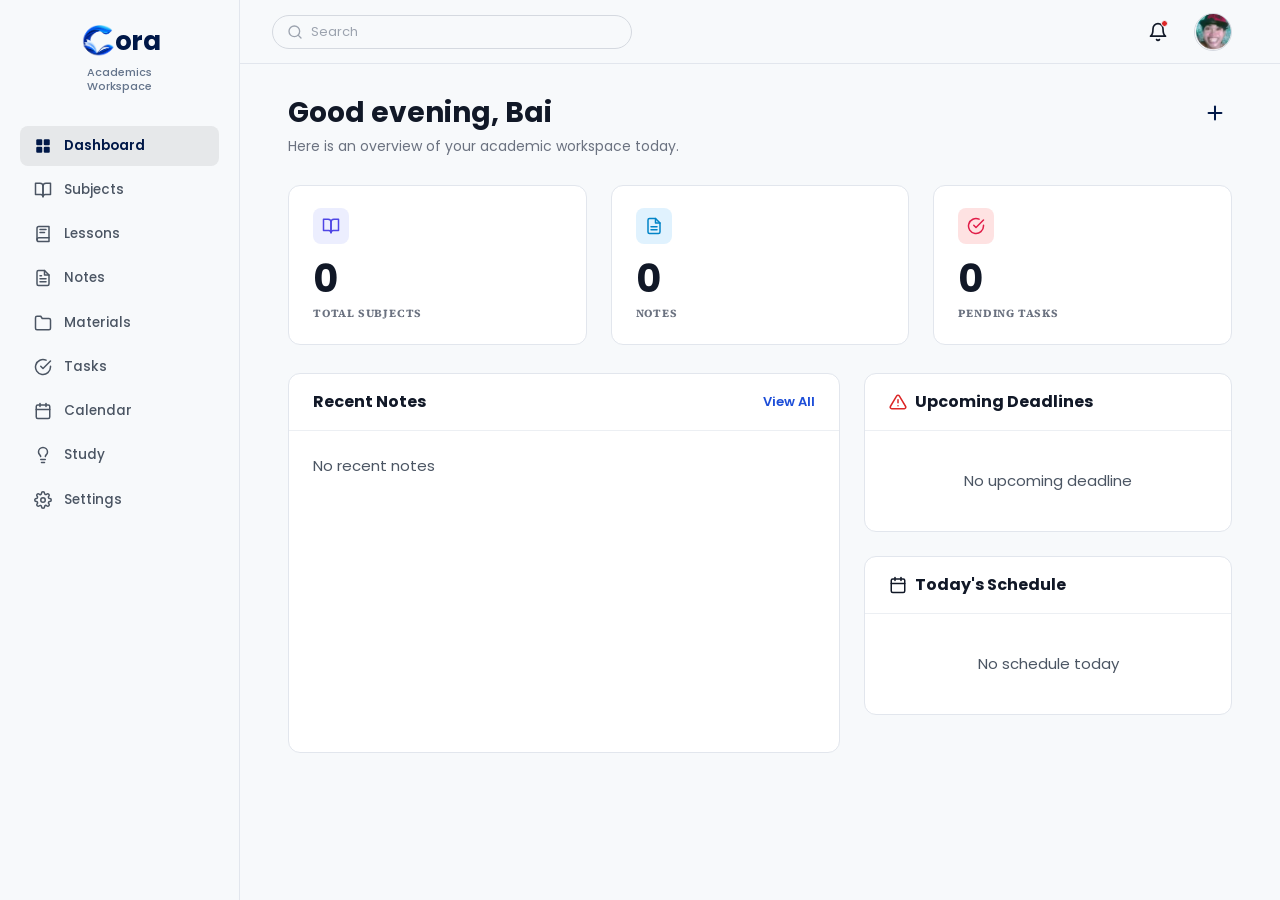
<file: dashboard/dashboard.html>
<!DOCTYPE html>
<html lang="en">
<head>
    <meta charset="UTF-8">
    <meta name="viewport" content="width=device-width, initial-scale=1.0">
    <title>Dashboard - Cora Academic Workspace</title>

    <!-- Google Fonts: Poppins & Source Serif 4 -->
    <link rel="preconnect" href="https://fonts.googleapis.com">
    <link rel="preconnect" href="https://fonts.gstatic.com" crossorigin>
    <link href="https://fonts.googleapis.com/css2?family=Poppins:wght@300;400;500;600;700&family=Source+Serif+4:opsz,wght@8..60,600;8..60,700&display=swap" rel="stylesheet">

    <!-- Dashboard CSS -->
    <link rel="stylesheet" href="des2.css">
</head>
<body>

    <div class="dashboard-container">
        
        <!-- SIDEBAR -->
        <aside class="sidebar">
            <!-- Brand Logo -->
            <div class="sidebar-header">
                <a href="#" class="brand-link">
                    <div class="brand-logo-row">
                        <img src="../images/logo.png" alt="C" class="brand-c-logo">
                        <span class="brand-name">ora</span>
                    </div>
                    <span class="brand-tagline">Academics<br>Workspace</span>
                </a>
            </div>

            <!-- Navigation Links -->
            <nav class="sidebar-nav">
                <!-- Dashboard (Active) -->
                <a href="#" class="nav-item active" data-title="Dashboard">
                    <span class="nav-icon">
                        <!-- Dashboard 4 squares grid icon -->
                        <svg width="18" height="18" viewBox="0 0 24 24" fill="currentColor">
                            <rect x="3" y="3" width="8" height="8" rx="1.5"></rect>
                            <rect x="13" y="3" width="8" height="8" rx="1.5"></rect>
                            <rect x="3" y="13" width="8" height="8" rx="1.5"></rect>
                            <rect x="13" y="13" width="8" height="8" rx="1.5"></rect>
                        </svg>
                    </span>
                    <span class="nav-text">Dashboard</span>
                </a>

                <!-- Subjects -->
                <a href="#" class="nav-item" data-title="Subjects">
                    <span class="nav-icon">
                        <!-- Open Book Icon -->
                        <svg width="18" height="18" viewBox="0 0 24 24" fill="none" stroke="currentColor" stroke-width="2" stroke-linecap="round" stroke-linejoin="round">
                            <path d="M2 3h6a4 4 0 0 1 4 4v14a3 3 0 0 0-3-3H2z"></path>
                            <path d="M22 3h-6a4 4 0 0 0-4 4v14a3 3 0 0 1 3-3h7z"></path>
                        </svg>
                    </span>
                    <span class="nav-text">Subjects</span>
                </a>

                <!-- Lessons -->
                <a href="#" class="nav-item" data-title="Lessons">
                    <span class="nav-icon">
                        <!-- Lessons / Open Book Outline -->
                        <svg width="18" height="18" viewBox="0 0 24 24" fill="none" stroke="currentColor" stroke-width="2" stroke-linecap="round" stroke-linejoin="round">
                            <path d="M4 19.5A2.5 2.5 0 0 1 6.5 17H20"></path>
                            <path d="M6.5 2H20v20H6.5A2.5 2.5 0 0 1 4 19.5v-15A2.5 2.5 0 0 1 6.5 2z"></path>
                            <line x1="8" y1="6" x2="16" y2="6"></line>
                            <line x1="8" y1="10" x2="14" y2="10"></line>
                        </svg>
                    </span>
                    <span class="nav-text">Lessons</span>
                </a>

                <!-- Notes -->
                <a href="#" class="nav-item" data-title="Notes">
                    <span class="nav-icon">
                        <!-- Document / Note Icon -->
                        <svg width="18" height="18" viewBox="0 0 24 24" fill="none" stroke="currentColor" stroke-width="2" stroke-linecap="round" stroke-linejoin="round">
                            <path d="M14 2H6a2 2 0 0 0-2 2v16a2 2 0 0 0 2 2h12a2 2 0 0 0 2-2V8z"></path>
                            <polyline points="14 2 14 8 20 8"></polyline>
                            <line x1="16" y1="13" x2="8" y2="13"></line>
                            <line x1="16" y1="17" x2="8" y2="17"></line>
                            <polyline points="10 9 9 9 8 9"></polyline>
                        </svg>
                    </span>
                    <span class="nav-text">Notes</span>
                </a>

                <!-- Materials -->
                <a href="#" class="nav-item" data-title="Materials">
                    <span class="nav-icon">
                        <!-- Folder Icon -->
                        <svg width="18" height="18" viewBox="0 0 24 24" fill="none" stroke="currentColor" stroke-width="2" stroke-linecap="round" stroke-linejoin="round">
                            <path d="M22 19a2 2 0 0 1-2 2H4a2 2 0 0 1-2-2V5a2 2 0 0 1 2-2h5l2 3h9a2 2 0 0 1 2 2z"></path>
                        </svg>
                    </span>
                    <span class="nav-text">Materials</span>
                </a>

                <!-- Tasks -->
                <a href="#" class="nav-item" data-title="Tasks">
                    <span class="nav-icon">
                        <!-- Checkmark in Circle -->
                        <svg width="18" height="18" viewBox="0 0 24 24" fill="none" stroke="currentColor" stroke-width="2" stroke-linecap="round" stroke-linejoin="round">
                            <path d="M22 11.08V12a10 10 0 1 1-5.93-9.14"></path>
                            <polyline points="22 4 12 14.01 9 11.01"></polyline>
                        </svg>
                    </span>
                    <span class="nav-text">Tasks</span>
                </a>

                <!-- Calendar -->
                <a href="#" class="nav-item" data-title="Calendar">
                    <span class="nav-icon">
                        <!-- Calendar Icon -->
                        <svg width="18" height="18" viewBox="0 0 24 24" fill="none" stroke="currentColor" stroke-width="2" stroke-linecap="round" stroke-linejoin="round">
                            <rect x="3" y="4" width="18" height="18" rx="2" ry="2"></rect>
                            <line x1="16" y1="2" x2="16" y2="6"></line>
                            <line x1="8" y1="2" x2="8" y2="6"></line>
                            <line x1="3" y1="10" x2="21" y2="10"></line>
                        </svg>
                    </span>
                    <span class="nav-text">Calendar</span>
                </a>

                <!-- Study -->
                <a href="#" class="nav-item" data-title="Study">
                    <span class="nav-icon">
                        <!-- Lightbulb / Study Icon -->
                        <svg width="18" height="18" viewBox="0 0 24 24" fill="none" stroke="currentColor" stroke-width="2" stroke-linecap="round" stroke-linejoin="round">
                            <line x1="9" y1="18" x2="15" y2="18"></line>
                            <line x1="10" y1="22" x2="14" y2="22"></line>
                            <path d="M15.09 14c.18-.98.65-1.74 1.41-2.5A4.65 4.65 0 0 0 18 8 6 6 0 0 0 6 8c0 1 .23 2.23 1.5 3.5A4.61 4.61 0 0 1 8.91 14"></path>
                        </svg>
                    </span>
                    <span class="nav-text">Study</span>
                </a>

                <!-- Settings -->
                <a href="#" class="nav-item" data-title="Settings">
                    <span class="nav-icon">
                        <!-- Settings Gear Icon -->
                        <svg width="18" height="18" viewBox="0 0 24 24" fill="none" stroke="currentColor" stroke-width="2" stroke-linecap="round" stroke-linejoin="round">
                            <circle cx="12" cy="12" r="3"></circle>
                            <path d="M19.4 15a1.65 1.65 0 0 0 .33 1.82l.06.06a2 2 0 0 1 0 2.83 2 2 0 0 1-2.83 0l-.06-.06a1.65 1.65 0 0 0-1.82-.33 1.65 1.65 0 0 0-1 1.51V21a2 2 0 0 1-2 2 2 2 0 0 1-2-2v-.09A1.65 1.65 0 0 0 9 19.4a1.65 1.65 0 0 0-1.82.33l-.06.06a2 2 0 0 1-2.83 0 2 2 0 0 1 0-2.83l.06-.06a1.65 1.65 0 0 0 .33-1.82 1.65 1.65 0 0 0-1.51-1H3a2 2 0 0 1-2-2 2 2 0 0 1 2-2h.09A1.65 1.65 0 0 0 4.6 9a1.65 1.65 0 0 0-.33-1.82l-.06-.06a2 2 0 0 1 0-2.83 2 2 0 0 1 2.83 0l.06.06a1.65 1.65 0 0 0 1.82.33H9a1.65 1.65 0 0 0 1-1.51V3a2 2 0 0 1 2-2 2 2 0 0 1 2 2v.09a1.65 1.65 0 0 0 1 1.51 1.65 1.65 0 0 0 1.82-.33l.06-.06a2 2 0 0 1 2.83 0 2 2 0 0 1 0 2.83l-.06.06a1.65 1.65 0 0 0-.33 1.82V9a1.65 1.65 0 0 0 1.51 1H21a2 2 0 0 1 2 2 2 2 0 0 1-2 2h-.09a1.65 1.65 0 0 0-1.51 1z"></path>
                        </svg>
                    </span>
                    <span class="nav-text">Settings</span>
                </a>
            </nav>
        </aside>

        <!-- MAIN CONTENT WRAPPER -->
        <div class="main-wrapper">
            
            <!-- TOP HEADER BAR -->
            <header class="top-header">
                <!-- Search Bar -->
                <div class="header-search-container">
                    <div class="search-input-box">
                        <svg class="search-icon" width="16" height="16" viewBox="0 0 24 24" fill="none" stroke="currentColor" stroke-width="2" stroke-linecap="round" stroke-linejoin="round">
                            <circle cx="11" cy="11" r="8"></circle>
                            <line x1="21" y1="21" x2="16.65" y2="16.65"></line>
                        </svg>
                        <input type="text" placeholder="Search" class="search-field" id="globalSearch">
                    </div>
                </div>

                <!-- Top Right Controls (Notification & Avatar) -->
                <div class="header-actions">
                    <!-- Notification Bell -->
                    <button class="notification-btn" id="notificationBtn" aria-label="Notifications" title="Notifications">
                        <svg width="20" height="20" viewBox="0 0 24 24" fill="none" stroke="currentColor" stroke-width="2" stroke-linecap="round" stroke-linejoin="round">
                            <path d="M18 8A6 6 0 0 0 6 8c0 7-3 9-3 9h18s-3-2-3-9"></path>
                            <path d="M13.73 21a2 2 0 0 1-3.46 0"></path>
                        </svg>
                        <span class="notification-dot"></span>
                    </button>

                    <!-- Notifications Dropdown Box -->
                    <div class="notification-dropdown" id="notificationDropdown">
                        <div class="dropdown-header">
                            <span class="dropdown-title">Notifications</span>
                            <span class="dropdown-badge">1 New</span>
                        </div>
                        <div class="notification-item unread">
                            <p class="notification-text">Welcome to your Cora Workspace, Bai!</p>
                            <span class="notification-time">Just now</span>
                        </div>
                    </div>

                    <!-- Profile Picture (Circular) -->
                    <div class="profile-avatar-container" id="profileDropdownBtn">
                        <img src="avatar.png" alt="Bai Profile" class="profile-avatar-img">
                        
                        <!-- User Menu Dropdown -->
                        <div class="profile-dropdown" id="profileDropdown">
                            <div class="profile-info">
                                <p class="user-name">Bai</p>
                                <p class="user-role">Student Account</p>
                            </div>
                            <hr class="profile-divider">
                            <a href="../login/login.html" class="profile-menu-item text-danger">Log Out</a>
                        </div>
                    </div>
                </div>
            </header>

            <!-- DASHBOARD MAIN BODY -->
            <main class="dashboard-body">
                
                <!-- Welcome Greeting Banner -->
                <div class="welcome-header">
                    <div class="welcome-text-group">
                        <h1 class="welcome-title" id="greetingTitle">Good evening, Bai</h1>
                        <p class="welcome-subtitle">Here is an overview of your academic workspace today.</p>
                    </div>
                    
                    <!-- Quick Add Button (+) -->
                    <button class="btn-quick-add" id="quickAddBtn" title="Create New" aria-label="Create New">
                        <svg width="22" height="22" viewBox="0 0 24 24" fill="none" stroke="currentColor" stroke-width="2.2" stroke-linecap="round" stroke-linejoin="round">
                            <line x1="12" y1="5" x2="12" y2="19"></line>
                            <line x1="5" y1="12" x2="19" y2="12"></line>
                        </svg>
                    </button>
                </div>

                <!-- 3 SUMMARY STAT CARDS -->
                <div class="stats-row">
                    
                    <!-- Card 1: Total Subjects -->
                    <div class="stat-card">
                        <div class="stat-icon-badge badge-subjects">
                            <svg width="18" height="18" viewBox="0 0 24 24" fill="none" stroke="currentColor" stroke-width="2" stroke-linecap="round" stroke-linejoin="round">
                                <path d="M2 3h6a4 4 0 0 1 4 4v14a3 3 0 0 0-3-3H2z"></path>
                                <path d="M22 3h-6a4 4 0 0 0-4 4v14a3 3 0 0 1 3-3h7z"></path>
                            </svg>
                        </div>
                        <div class="stat-number" id="countSubjects">0</div>
                        <div class="stat-label">TOTAL SUBJECTS</div>
                    </div>

                    <!-- Card 2: Notes -->
                    <div class="stat-card">
                        <div class="stat-icon-badge badge-notes">
                            <svg width="18" height="18" viewBox="0 0 24 24" fill="none" stroke="currentColor" stroke-width="2" stroke-linecap="round" stroke-linejoin="round">
                                <path d="M14 2H6a2 2 0 0 0-2 2v16a2 2 0 0 0 2 2h12a2 2 0 0 0 2-2V8z"></path>
                                <polyline points="14 2 14 8 20 8"></polyline>
                                <line x1="16" y1="13" x2="8" y2="13"></line>
                                <line x1="16" y1="17" x2="8" y2="17"></line>
                            </svg>
                        </div>
                        <div class="stat-number" id="countNotes">0</div>
                        <div class="stat-label">NOTES</div>
                    </div>

                    <!-- Card 3: Pending Tasks -->
                    <div class="stat-card">
                        <div class="stat-icon-badge badge-tasks">
                            <svg width="18" height="18" viewBox="0 0 24 24" fill="none" stroke="currentColor" stroke-width="2" stroke-linecap="round" stroke-linejoin="round">
                                <path d="M22 11.08V12a10 10 0 1 1-5.93-9.14"></path>
                                <polyline points="22 4 12 14.01 9 11.01"></polyline>
                            </svg>
                        </div>
                        <div class="stat-number" id="countTasks">0</div>
                        <div class="stat-label">PENDING TASKS</div>
                    </div>

                </div>

                <!-- MAIN WORKSPACE 2-COLUMN SECTION -->
                <div class="content-grid-row">
                    
                    <!-- Left Column: Recent Notes -->
                    <div class="grid-left-col">
                        <div class="dashboard-card recent-notes-card">
                            <div class="card-header-bar">
                                <h2 class="card-header-title">Recent Notes</h2>
                                <a href="#" class="view-all-link">View All</a>
                            </div>
                            <div class="card-content-body notes-body">
                                <p class="empty-state-text left-aligned">No recent notes</p>
                            </div>
                        </div>
                    </div>

                    <!-- Right Column: Deadlines & Schedule -->
                    <div class="grid-right-col">
                        
                        <!-- Card: Upcoming Deadlines -->
                        <div class="dashboard-card deadline-card">
                            <div class="card-header-bar">
                                <div class="header-with-icon">
                                    <svg class="warning-icon" width="18" height="18" viewBox="0 0 24 24" fill="none" stroke="currentColor" stroke-width="2" stroke-linecap="round" stroke-linejoin="round">
                                        <path d="M10.29 3.86L1.82 18a2 2 0 0 0 1.71 3h16.94a2 2 0 0 0 1.71-3L13.71 3.86a2 2 0 0 0-3.42 0z"></path>
                                        <line x1="12" y1="9" x2="12" y2="13"></line>
                                        <line x1="12" y1="17" x2="12.01" y2="17"></line>
                                    </svg>
                                    <h2 class="card-header-title">Upcoming Deadlines</h2>
                                </div>
                            </div>
                            <div class="card-content-body center-aligned">
                                <p class="empty-state-text">No upcoming deadline</p>
                            </div>
                        </div>

                        <!-- Card: Today's Schedule -->
                        <div class="dashboard-card schedule-card">
                            <div class="card-header-bar">
                                <div class="header-with-icon">
                                    <svg class="calendar-icon" width="18" height="18" viewBox="0 0 24 24" fill="none" stroke="currentColor" stroke-width="2" stroke-linecap="round" stroke-linejoin="round">
                                        <rect x="3" y="4" width="18" height="18" rx="2" ry="2"></rect>
                                        <line x1="16" y1="2" x2="16" y2="6"></line>
                                        <line x1="8" y1="2" x2="8" y2="6"></line>
                                        <line x1="3" y1="10" x2="21" y2="10"></line>
                                    </svg>
                                    <h2 class="card-header-title">Today's Schedule</h2>
                                </div>
                            </div>
                            <div class="card-content-body center-aligned">
                                <p class="empty-state-text">No schedule today</p>
                            </div>
                        </div>

                    </div>

                </div>

            </main>

        </div>

    </div>

    <!-- Quick Action Modal -->
    <div class="modal-backdrop" id="quickAddModal">
        <div class="modal-card">
            <div class="modal-header">
                <h3>Quick Create</h3>
                <button class="modal-close-btn" id="closeModalBtn">&times;</button>
            </div>
            <div class="modal-body">
                <button class="quick-action-btn" data-action="subject">
                    <span class="action-icon badge-subjects">
                        <!-- Layers Icon for New Subject -->
                        <svg width="18" height="18" viewBox="0 0 24 24" fill="none" stroke="currentColor" stroke-width="2" stroke-linecap="round" stroke-linejoin="round">
                            <polygon points="12 2 2 7 12 12 22 7 12 2"></polygon>
                            <polyline points="2 12 12 17 22 12"></polyline>
                            <polyline points="2 17 12 22 22 17"></polyline>
                        </svg>
                    </span>
                    <span>New Subject</span>
                </button>
                <button class="quick-action-btn" data-action="note">
                    <span class="action-icon badge-notes">
                        <!-- Edit/Pen Icon for New Note -->
                        <svg width="18" height="18" viewBox="0 0 24 24" fill="none" stroke="currentColor" stroke-width="2" stroke-linecap="round" stroke-linejoin="round">
                            <path d="M11 4H4a2 2 0 0 0-2 2v14a2 2 0 0 0 2 2h14a2 2 0 0 0 2-2v-7"></path>
                            <path d="M18.5 2.5a2.121 2.121 0 0 1 3 3L12 15l-4 1 1-4 9.5-9.5z"></path>
                        </svg>
                    </span>
                    <span>New Note</span>
                </button>
                <button class="quick-action-btn" data-action="task">
                    <span class="action-icon badge-tasks">
                        <!-- Check Square Icon for New Task -->
                        <svg width="18" height="18" viewBox="0 0 24 24" fill="none" stroke="currentColor" stroke-width="2" stroke-linecap="round" stroke-linejoin="round">
                            <polyline points="9 11 12 14 22 4"></polyline>
                            <path d="M21 12v7a2 2 0 0 1-2 2H5a2 2 0 0 1-2-2V5a2 2 0 0 1 2-2h11"></path>
                        </svg>
                    </span>
                    <span>New Task</span>
                </button>
            </div>
        </div>
    </div>

    <!-- Dashboard JavaScript -->
    <script src="script.js"></script>
</body>
</html>
</file>
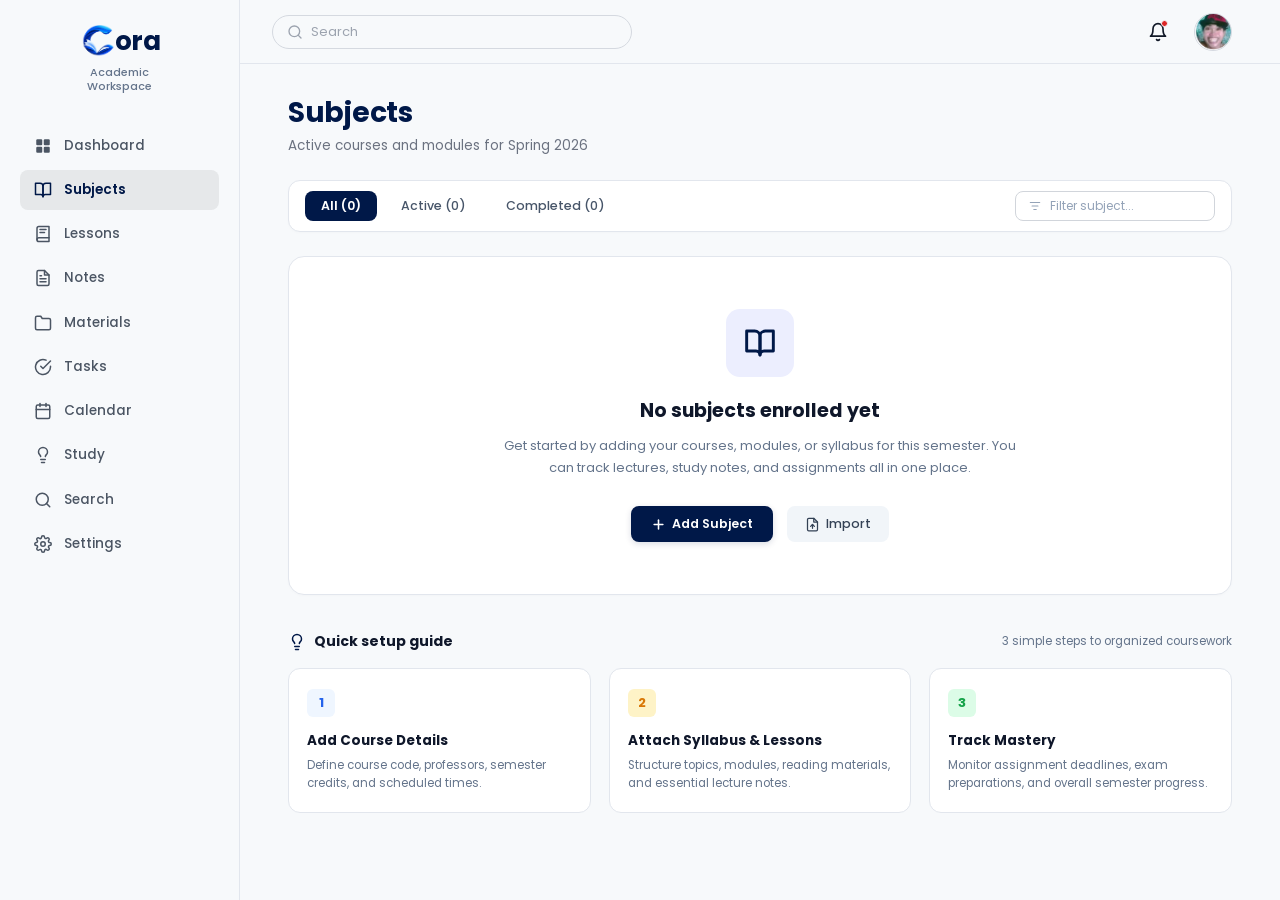
<file: dashboard/subjects.html>
<!DOCTYPE html>
<html lang="en">
<head>
    <meta charset="UTF-8">
    <meta name="viewport" content="width=device-width, initial-scale=1.0">
    <title>Subjects - Cora Academic Workspace</title>

    <!-- Google Fonts: Poppins & Source Serif 4 -->
    <link rel="preconnect" href="https://fonts.googleapis.com">
    <link rel="preconnect" href="https://fonts.gstatic.com" crossorigin>
    <link href="https://fonts.googleapis.com/css2?family=Poppins:wght@300;400;500;600;700&family=Source+Serif+4:opsz,wght@8..60,600;8..60,700&display=swap" rel="stylesheet">

    <!-- Dashboard CSS -->
    <link rel="stylesheet" href="des2.css">
</head>
<body>

    <div class="dashboard-container">
        
        <!-- SIDEBAR -->
        <aside class="sidebar">
            <!-- Brand Logo -->
            <div class="sidebar-header">
                <a href="dashboard.html" class="brand-link">
                    <div class="brand-logo-row">
                        <img src="../images/logo.png" alt="C" class="brand-c-logo">
                        <span class="brand-name">ora</span>
                    </div>
                    <span class="brand-tagline">Academic<br>Workspace</span>
                </a>
            </div>

            <!-- Navigation Links -->
            <nav class="sidebar-nav">
                <!-- Dashboard -->
                <a href="dashboard.html" class="nav-item" data-title="Dashboard">
                    <span class="nav-icon">
                        <!-- Dashboard 4 squares grid icon -->
                        <svg width="18" height="18" viewBox="0 0 24 24" fill="currentColor">
                            <rect x="3" y="3" width="8" height="8" rx="1.5"></rect>
                            <rect x="13" y="3" width="8" height="8" rx="1.5"></rect>
                            <rect x="3" y="13" width="8" height="8" rx="1.5"></rect>
                            <rect x="13" y="13" width="8" height="8" rx="1.5"></rect>
                        </svg>
                    </span>
                    <span class="nav-text">Dashboard</span>
                </a>

                <!-- Subjects (Active in this view) -->
                <a href="subjects.html" class="nav-item active" data-title="Subjects">
                    <span class="nav-icon">
                        <!-- Open Book Icon -->
                        <svg width="18" height="18" viewBox="0 0 24 24" fill="none" stroke="currentColor" stroke-width="2" stroke-linecap="round" stroke-linejoin="round">
                            <path d="M2 3h6a4 4 0 0 1 4 4v14a3 3 0 0 0-3-3H2z"></path>
                            <path d="M22 3h-6a4 4 0 0 0-4 4v14a3 3 0 0 1 3-3h7z"></path>
                        </svg>
                    </span>
                    <span class="nav-text">Subjects</span>
                </a>

                <!-- Lessons -->
                <a href="#" class="nav-item" data-title="Lessons">
                    <span class="nav-icon">
                        <!-- Lessons / Open Book Outline -->
                        <svg width="18" height="18" viewBox="0 0 24 24" fill="none" stroke="currentColor" stroke-width="2" stroke-linecap="round" stroke-linejoin="round">
                            <path d="M4 19.5A2.5 2.5 0 0 1 6.5 17H20"></path>
                            <path d="M6.5 2H20v20H6.5A2.5 2.5 0 0 1 4 19.5v-15A2.5 2.5 0 0 1 6.5 2z"></path>
                            <line x1="8" y1="6" x2="16" y2="6"></line>
                            <line x1="8" y1="10" x2="14" y2="10"></line>
                        </svg>
                    </span>
                    <span class="nav-text">Lessons</span>
                </a>

                <!-- Notes -->
                <a href="#" class="nav-item" data-title="Notes">
                    <span class="nav-icon">
                        <!-- Document / Note Icon -->
                        <svg width="18" height="18" viewBox="0 0 24 24" fill="none" stroke="currentColor" stroke-width="2" stroke-linecap="round" stroke-linejoin="round">
                            <path d="M14 2H6a2 2 0 0 0-2 2v16a2 2 0 0 0 2 2h12a2 2 0 0 0 2-2V8z"></path>
                            <polyline points="14 2 14 8 20 8"></polyline>
                            <line x1="16" y1="13" x2="8" y2="13"></line>
                            <line x1="16" y1="17" x2="8" y2="17"></line>
                            <polyline points="10 9 9 9 8 9"></polyline>
                        </svg>
                    </span>
                    <span class="nav-text">Notes</span>
                </a>

                <!-- Materials -->
                <a href="#" class="nav-item" data-title="Materials">
                    <span class="nav-icon">
                        <!-- Folder Icon -->
                        <svg width="18" height="18" viewBox="0 0 24 24" fill="none" stroke="currentColor" stroke-width="2" stroke-linecap="round" stroke-linejoin="round">
                            <path d="M22 19a2 2 0 0 1-2 2H4a2 2 0 0 1-2-2V5a2 2 0 0 1 2-2h5l2 3h9a2 2 0 0 1 2 2z"></path>
                        </svg>
                    </span>
                    <span class="nav-text">Materials</span>
                </a>

                <!-- Tasks -->
                <a href="#" class="nav-item" data-title="Tasks">
                    <span class="nav-icon">
                        <!-- Checkmark in Circle -->
                        <svg width="18" height="18" viewBox="0 0 24 24" fill="none" stroke="currentColor" stroke-width="2" stroke-linecap="round" stroke-linejoin="round">
                            <path d="M22 11.08V12a10 10 0 1 1-5.93-9.14"></path>
                            <polyline points="22 4 12 14.01 9 11.01"></polyline>
                        </svg>
                    </span>
                    <span class="nav-text">Tasks</span>
                </a>

                <!-- Calendar -->
                <a href="#" class="nav-item" data-title="Calendar">
                    <span class="nav-icon">
                        <!-- Calendar Icon -->
                        <svg width="18" height="18" viewBox="0 0 24 24" fill="none" stroke="currentColor" stroke-width="2" stroke-linecap="round" stroke-linejoin="round">
                            <rect x="3" y="4" width="18" height="18" rx="2" ry="2"></rect>
                            <line x1="16" y1="2" x2="16" y2="6"></line>
                            <line x1="8" y1="2" x2="8" y2="6"></line>
                            <line x1="3" y1="10" x2="21" y2="10"></line>
                        </svg>
                    </span>
                    <span class="nav-text">Calendar</span>
                </a>

                <!-- Study -->
                <a href="#" class="nav-item" data-title="Study">
                    <span class="nav-icon">
                        <!-- Lightbulb / Study Icon -->
                        <svg width="18" height="18" viewBox="0 0 24 24" fill="none" stroke="currentColor" stroke-width="2" stroke-linecap="round" stroke-linejoin="round">
                            <line x1="9" y1="18" x2="15" y2="18"></line>
                            <line x1="10" y1="22" x2="14" y2="22"></line>
                            <path d="M15.09 14c.18-.98.65-1.74 1.41-2.5A4.65 4.65 0 0 0 18 8 6 6 0 0 0 6 8c0 1 .23 2.23 1.5 3.5A4.61 4.61 0 0 1 8.91 14"></path>
                        </svg>
                    </span>
                    <span class="nav-text">Study</span>
                </a>

                <!-- Search -->
                <a href="#" class="nav-item" data-title="Search">
                    <span class="nav-icon">
                        <svg width="18" height="18" viewBox="0 0 24 24" fill="none" stroke="currentColor" stroke-width="2" stroke-linecap="round" stroke-linejoin="round">
                            <circle cx="11" cy="11" r="8"></circle>
                            <line x1="21" y1="21" x2="16.65" y2="16.65"></line>
                        </svg>
                    </span>
                    <span class="nav-text">Search</span>
                </a>

                <!-- Settings -->
                <a href="#" class="nav-item" data-title="Settings">
                    <span class="nav-icon">
                        <!-- Settings Gear Icon -->
                        <svg width="18" height="18" viewBox="0 0 24 24" fill="none" stroke="currentColor" stroke-width="2" stroke-linecap="round" stroke-linejoin="round">
                            <circle cx="12" cy="12" r="3"></circle>
                            <path d="M19.4 15a1.65 1.65 0 0 0 .33 1.82l.06.06a2 2 0 0 1 0 2.83 2 2 0 0 1-2.83 0l-.06-.06a1.65 1.65 0 0 0-1.82-.33 1.65 1.65 0 0 0-1 1.51V21a2 2 0 0 1-2 2 2 2 0 0 1-2-2v-.09A1.65 1.65 0 0 0 9 19.4a1.65 1.65 0 0 0-1.82.33l-.06.06a2 2 0 0 1-2.83 0 2 2 0 0 1 0-2.83l.06-.06a1.65 1.65 0 0 0 .33-1.82 1.65 1.65 0 0 0-1.51-1H3a2 2 0 0 1-2-2 2 2 0 0 1 2-2h.09A1.65 1.65 0 0 0 4.6 9a1.65 1.65 0 0 0-.33-1.82l-.06-.06a2 2 0 0 1 0-2.83 2 2 0 0 1 2.83 0l.06.06a1.65 1.65 0 0 0 1.82.33H9a1.65 1.65 0 0 0 1-1.51V3a2 2 0 0 1 2-2 2 2 0 0 1 2 2v.09a1.65 1.65 0 0 0 1 1.51 1.65 1.65 0 0 0 1.82-.33l.06-.06a2 2 0 0 1 2.83 0 2 2 0 0 1 0 2.83l-.06.06a1.65 1.65 0 0 0-.33 1.82V9a1.65 1.65 0 0 0 1.51 1H21a2 2 0 0 1 2 2 2 2 0 0 1-2 2h-.09a1.65 1.65 0 0 0-1.51 1z"></path>
                        </svg>
                    </span>
                    <span class="nav-text">Settings</span>
                </a>
            </nav>
        </aside>

        <!-- MAIN CONTENT WRAPPER -->
        <div class="main-wrapper">
            
            <!-- TOP HEADER BAR -->
            <header class="top-header">
                <!-- Search Bar -->
                <div class="header-search-container">
                    <div class="search-input-box">
                        <svg class="search-icon" width="16" height="16" viewBox="0 0 24 24" fill="none" stroke="currentColor" stroke-width="2" stroke-linecap="round" stroke-linejoin="round">
                            <circle cx="11" cy="11" r="8"></circle>
                            <line x1="21" y1="21" x2="16.65" y2="16.65"></line>
                        </svg>
                        <input type="text" placeholder="Search" class="search-field" id="globalSearch">
                    </div>
                </div>

                <!-- Top Right Controls (Notification & Avatar) -->
                <div class="header-actions">
                    <!-- Notification Bell -->
                    <button class="notification-btn" id="notificationBtn" aria-label="Notifications" title="Notifications">
                        <svg width="20" height="20" viewBox="0 0 24 24" fill="none" stroke="currentColor" stroke-width="2" stroke-linecap="round" stroke-linejoin="round">
                            <path d="M18 8A6 6 0 0 0 6 8c0 7-3 9-3 9h18s-3-2-3-9"></path>
                            <path d="M13.73 21a2 2 0 0 1-3.46 0"></path>
                        </svg>
                        <span class="notification-dot"></span>
                    </button>

                    <!-- Notifications Dropdown Box -->
                    <div class="notification-dropdown" id="notificationDropdown">
                        <div class="dropdown-header">
                            <span class="dropdown-title">Notifications</span>
                            <span class="dropdown-badge">1 New</span>
                        </div>
                        <div class="notification-item unread">
                            <p class="notification-text">Welcome to your Cora Workspace, Bai!</p>
                            <span class="notification-time">Just now</span>
                        </div>
                    </div>

                    <!-- Profile Picture (Circular) -->
                    <div class="profile-avatar-container" id="profileDropdownBtn">
                        <img src="avatar.png" alt="Bai Profile" class="profile-avatar-img">
                        
                        <!-- User Menu Dropdown -->
                        <div class="profile-dropdown" id="profileDropdown">
                            <div class="profile-info">
                                <p class="user-name">Bai</p>
                                <p class="user-role">Student Account</p>
                            </div>
                            <hr class="profile-divider">
                            <a href="../login/login.html" class="profile-menu-item text-danger">Log Out</a>
                        </div>
                    </div>
                </div>
            </header>

            <!-- SUBJECTS MAIN BODY -->
            <main class="subjects-page-body">
                
                <!-- Page Title & Subtitle -->
                <div class="subjects-header-group">
                    <h1 class="subjects-main-title">Subjects</h1>
                    <p class="subjects-main-subtitle">Active courses and modules for Spring <span id="academicYear">2026</span></p>
                </div>

                <!-- Filter & Search Bar Card -->
                <div class="subjects-filter-card">
                    <!-- Filter Tabs (All, Active, Completed) -->
                    <div class="subjects-filter-tabs">
                        <button type="button" class="filter-tab-btn active" data-filter="all">All (0)</button>
                        <button type="button" class="filter-tab-btn" data-filter="active">Active (0)</button>
                        <button type="button" class="filter-tab-btn" data-filter="completed">Completed (0)</button>
                    </div>

                    <!-- Filter Search Input -->
                    <div class="filter-search-box">
                        <svg class="filter-icon" width="14" height="14" viewBox="0 0 24 24" fill="none" stroke="currentColor" stroke-width="2" stroke-linecap="round" stroke-linejoin="round">
                            <line x1="4" y1="6" x2="20" y2="6"></line>
                            <line x1="7" y1="12" x2="17" y2="12"></line>
                            <line x1="10" y1="18" x2="14" y2="18"></line>
                        </svg>
                        <input type="text" class="filter-input" placeholder="Filter subject...">
                    </div>
                </div>

                <!-- Big Empty State Card -->
                <div class="subjects-empty-card">
                    <!-- Open Book Badge -->
                    <div class="empty-book-badge">
                        <svg width="32" height="32" viewBox="0 0 24 24" fill="none" stroke="currentColor" stroke-width="2.2" stroke-linecap="round" stroke-linejoin="round">
                            <path d="M2 3h6a4 4 0 0 1 4 4v14a3 3 0 0 0-3-3H2z"></path>
                            <path d="M22 3h-6a4 4 0 0 0-4 4v14a3 3 0 0 1 3-3h7z"></path>
                        </svg>
                    </div>

                    <h2 class="empty-card-heading">No subjects enrolled yet</h2>
                    <p class="empty-card-description">
                        Get started by adding your courses, modules, or syllabus for this semester. You can track lectures, study notes, and assignments all in one place.
                    </p>

                    <!-- Action Buttons -->
                    <div class="empty-card-actions">
                        <button type="button" class="btn-add-subject-primary" id="openAddSubjectBtn">
                            <svg width="15" height="15" viewBox="0 0 24 24" fill="none" stroke="currentColor" stroke-width="2.5" stroke-linecap="round" stroke-linejoin="round">
                                <line x1="12" y1="5" x2="12" y2="19"></line>
                                <line x1="5" y1="12" x2="19" y2="12"></line>
                            </svg>
                            Add Subject
                        </button>
                        <button type="button" class="btn-import-secondary" id="importSubjectsBtn">
                            <svg width="15" height="15" viewBox="0 0 24 24" fill="none" stroke="currentColor" stroke-width="2" stroke-linecap="round" stroke-linejoin="round">
                                <path d="M14 2H6a2 2 0 0 0-2 2v16a2 2 0 0 0 2 2h12a2 2 0 0 0 2-2V8z"></path>
                                <polyline points="14 2 14 8 20 8"></polyline>
                                <line x1="12" y1="18" x2="12" y2="12"></line>
                                <polyline points="9 15 12 12 15 15"></polyline>
                            </svg>
                            Import
                        </button>
                    </div>
                </div>

                <!-- Quick Setup Guide Section -->
                <div class="setup-guide-section">
                    <div class="setup-guide-header">
                        <div class="setup-guide-title">
                            <svg class="setup-bulb-icon" width="18" height="18" viewBox="0 0 24 24" fill="none" stroke="currentColor" stroke-width="2" stroke-linecap="round" stroke-linejoin="round">
                                <line x1="9" y1="18" x2="15" y2="18"></line>
                                <line x1="10" y1="22" x2="14" y2="22"></line>
                                <path d="M15.09 14c.18-.98.65-1.74 1.41-2.5A4.65 4.65 0 0 0 18 8 6 6 0 0 0 6 8c0 1 .23 2.23 1.5 3.5A4.61 4.61 0 0 1 8.91 14"></path>
                            </svg>
                            <span>Quick setup guide</span>
                        </div>
                        <span class="setup-guide-meta">3 simple steps to organized coursework</span>
                    </div>

                    <!-- 3 Step Cards Grid -->
                    <div class="setup-steps-grid">
                        <!-- Step 1 -->
                        <div class="setup-step-card">
                            <div class="step-number-box step-num-1">1</div>
                            <h3 class="step-title">Add Course Details</h3>
                            <p class="step-desc">Define course code, professors, semester credits, and scheduled times.</p>
                        </div>

                        <!-- Step 2 -->
                        <div class="setup-step-card">
                            <div class="step-number-box step-num-2">2</div>
                            <h3 class="step-title">Attach Syllabus & Lessons</h3>
                            <p class="step-desc">Structure topics, modules, reading materials, and essential lecture notes.</p>
                        </div>

                        <!-- Step 3 -->
                        <div class="setup-step-card">
                            <div class="step-number-box step-num-3">3</div>
                            <h3 class="step-title">Track Mastery</h3>
                            <p class="step-desc">Monitor assignment deadlines, exam preparations, and overall semester progress.</p>
                        </div>
                    </div>
                </div>

            </main>

        </div>

    </div>

    <!-- Add New Subject Modal (Exact Design with x-circle.svg) -->
    <div class="modal-backdrop" id="quickAddModal">
        <div class="modal-card add-subject-modal">
            <!-- Modal Header -->
            <div class="modal-header">
                <h3 class="modal-title">Add New Subject</h3>
                <button type="button" class="modal-close-btn" id="closeModalBtn" aria-label="Close">
                    <img src="../images/x-circle.svg" alt="Close" width="20" height="20" class="close-icon-img">
                </button>
            </div>

            <!-- Modal Form -->
            <form id="addSubjectForm" class="modal-form">
                <!-- Subject Name Field -->
                <div class="form-group mb-field">
                    <label for="subjectName" class="modal-label">Subject Name</label>
                    <input type="text" id="subjectName" class="modal-input" placeholder="e.g Cognitive Psychology" required>
                </div>

                <!-- Subject Code & Instructor Fields (2 Columns) -->
                <div class="form-grid-two mb-field">
                    <div class="form-group">
                        <label for="subjectCode" class="modal-label">Subject Code</label>
                        <input type="text" id="subjectCode" class="modal-input" placeholder="e.g PSY-210" required>
                    </div>
                    <div class="form-group">
                        <label for="instructorName" class="modal-label">Instructor</label>
                        <input type="text" id="instructorName" class="modal-input" placeholder="e.g Dr. Juan Dela Cruz" required>
                    </div>
                </div>

                <!-- Modal Footer Actions (Cancel & Add Subject) -->
                <div class="modal-actions">
                    <button type="button" class="btn-modal-cancel" id="cancelModalBtn">Cancel</button>
                    <button type="submit" class="btn-modal-submit" id="submitSubjectBtn">Add Subject</button>
                </div>
            </form>
        </div>
    </div>

    <!-- Dashboard JavaScript -->
    <script src="script.js"></script>
    <script>
        // Set dynamic academic real-time year
        const yearEl = document.getElementById('academicYear');
        if (yearEl) {
            yearEl.textContent = new Date().getFullYear();
        }

        // Connect "+ Add Subject" button in the empty state card to the modal
        const openAddSubjectBtn = document.getElementById('openAddSubjectBtn');
        if (openAddSubjectBtn) {
            openAddSubjectBtn.addEventListener('click', openSubjectModal);
        }

        // Tab filter switching
        const filterTabs = document.querySelectorAll('.filter-tab-btn');
        filterTabs.forEach(tab => {
            tab.addEventListener('click', () => {
                filterTabs.forEach(t => t.classList.remove('active'));
                tab.classList.add('active');
            });
        });
    </script>
</body>
</html>
</file>
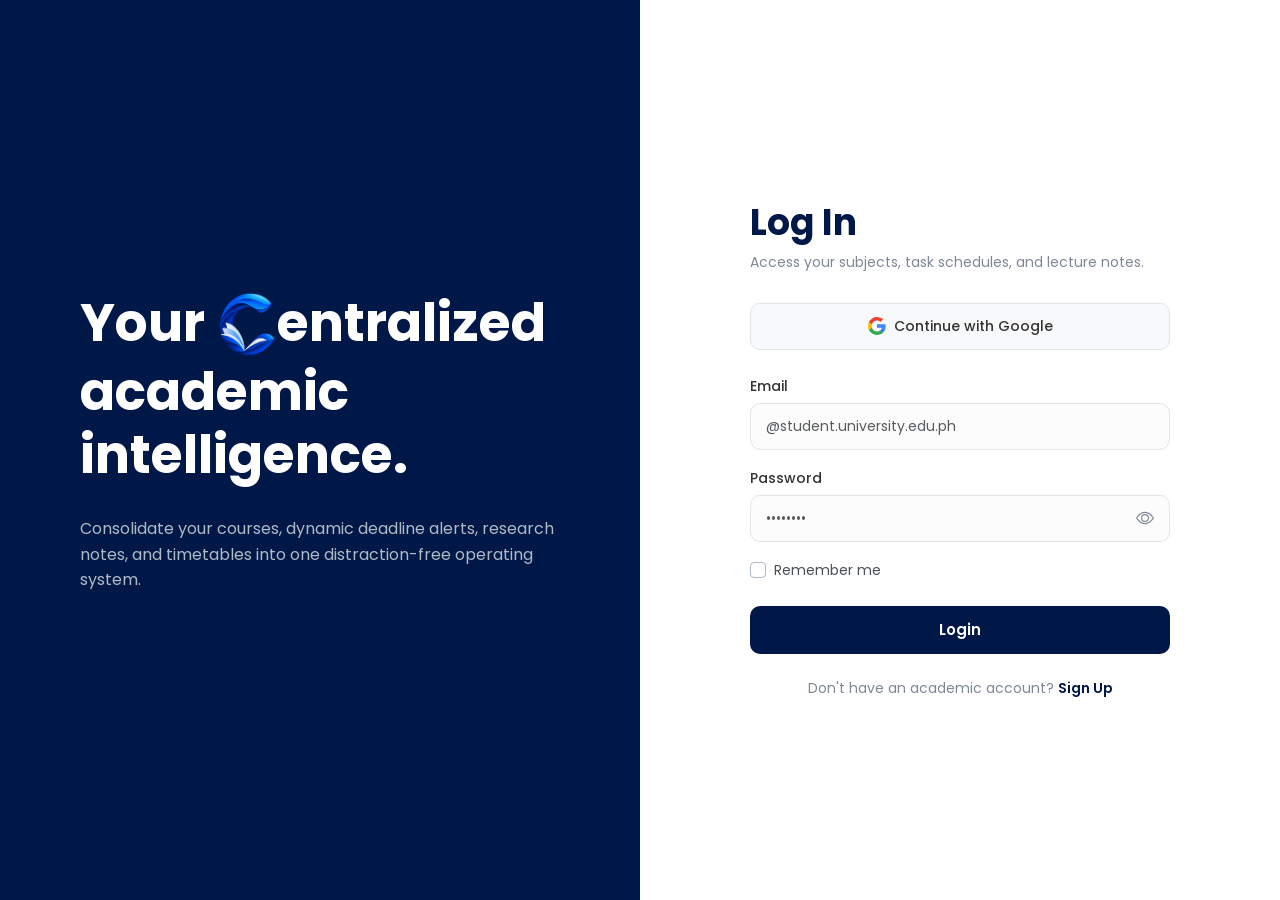
<file: login/login.html>
<!DOCTYPE html>
<html lang="en">
<head>
    <meta charset="UTF-8">
    <meta name="viewport" content="width=device-width, initial-scale=1.0">
    <title>Log In - Cora Academic Workspace</title>

    <link rel="preconnect" href="https://fonts.googleapis.com">
    <link rel="preconnect" href="https://fonts.gstatic.com" crossorigin>
    <link href="https://fonts.googleapis.com/css2?family=Poppins:wght@400;500;600&family=Source+Serif+4:opsz,wght@8..60,400;8..60,700&display=swap" rel="stylesheet">

    <link href="https://cdn.jsdelivr.net/npm/bootstrap@5.3.2/dist/css/bootstrap.min.css" rel="stylesheet">
    
    <link rel="stylesheet" href="design.css">
</head>
<body>

    <div class="login-container-fluid">
        <div class="row g-0 min-vh-100">
            
            <!-- Left Side: Dark Blue Background with Brand Text -->
            <div class="col-lg-6 login-left-pane d-flex flex-column justify-content-center px-5">
                <div class="login-left-content">
                    <h1 class="login-brand-title">
                        Your <img src="../images/logo.png" alt="Cora Logo" width="69" height="70" class="brand-logo-inline">entralized <br>
                        academic <br>
                        intelligence.
                    </h1>
                    <p class="login-brand-desc">
                        Consolidate your courses, dynamic deadline alerts, research notes, and timetables into one distraction-free operating system.
                    </p>
                </div>
            </div>

            <!-- Right Side: Login Form -->
            <div class="col-lg-6 login-right-pane d-flex align-items-center justify-content-center px-4 py-5">
                <div class="login-form-wrapper">
                    
                    <h2 class="form-main-title">Log In</h2>
                    <p class="form-sub-title">Access your subjects, task schedules, and lecture notes.</p>

                    
                    <a href="#" class="btn-google d-flex align-items-center justify-content-center mb-4">
                        <svg width="18" height="18" viewBox="0 0 18 18" class="me-2">
                            <path fill="#4285F4" d="M17.64 9.2c0-.63-.06-1.25-.19-1.84H9v3.49h4.84c-.21 1.12-.85 2.08-1.81 2.72v2.26h2.92c1.71-1.57 2.69-3.88 2.69-6.63z"/>
                            <path fill="#34A853" d="M9 18c2.43 0 4.47-.8 5.96-2.18l-2.92-2.26c-.81.54-1.84.86-3.04.86-2.34 0-4.33-1.58-5.04-3.71H.95v2.33C2.44 15.98 5.48 18 9 18z"/>
                            <path fill="#FBBC05" d="M3.96 10.71c-.18-.54-.28-1.12-.28-1.71s.1-1.17.28-1.71V4.96H.95C.35 6.15 0 7.52 0 9s.35 2.85.95 4.04l3.01-2.33z"/>
                            <path fill="#EA4335" d="M9 3.58c1.32 0 2.5.45 3.44 1.35l2.58-2.58C13.47.89 11.43 0 9 0 5.48 0 2.44 2.02.95 4.96l3.01 2.33c.71-2.13 2.7-3.71 5.04-3.71z"/>
                        </svg>
                        Continue with Google
                    </a>

                   
                    <form action="../dashboard/dashboard.html" method="GET">
                        
                        <div class="mb-3">
                            <label for="email" class="form-label-custom">Email</label>
                            <input type="email" class="form-control form-control-custom" id="email" placeholder="@student.university.edu.ph" required>
                        </div>

                        
                        <div class="mb-3">
                            <label for="password" class="form-label-custom">Password</label>
                            <div class="position-relative">
                                <input type="password" class="form-control form-control-custom pe-5" id="password" placeholder="••••••••" required>
                                <button type="button" class="position-absolute top-50 end-0 translate-middle-y me-3 p-0 border-0 bg-transparent" id="togglePassword" aria-label="Show password" aria-pressed="false" style="cursor: pointer; color: #7E8897; display: flex; align-items: center;">
                                    <svg xmlns="http://www.w3.org/2000/svg" width="18" height="18" fill="currentColor" class="bi bi-eye" viewBox="0 0 16 16">
                                        <path d="M16 8s-3-5.5-8-5.5S0 8 0 8s3 5.5 8 5.5S16 8 16 8zM1.173 8a13.133 13.133 0 0 1 1.66-2.043C4.12 4.668 5.88 3.5 8 3.5c2.12 0 3.879 1.168 5.168 2.457A13.133 13.133 0 0 1 14.828 8c-.058.087-.122.183-.195.288-.335.48-.83 1.12-1.465 1.755C11.879 11.332 10.119 12.5 8 12.5c-2.12 0-3.879-1.168-5.168-2.457A13.134 13.134 0 0 1 1.172 8z"/>
                                        <path d="M8 5.5a2.5 2.5 0 1 0 0 5 2.5 2.5 0 0 0 0-5zM4.5 8a3.5 3.5 0 1 1 7 0 3.5 3.5 0 0 1-7 0z"/>
                                        <path id="passwordVisibilitySlash" d="m2 2 12 12" fill="none" stroke="currentColor" stroke-width="1.5" style="display: none;"/>
                                    </svg>
                                </button>
                            </div>
                        </div>

                        
                        <div class="mb-4 form-check">
                            <input type="checkbox" class="form-check-input checkbox-custom" id="rememberMe">
                            <label class="form-check-label remember-text" for="rememberMe">Remember me</label>
                        </div>

                        <!-- Login Submit Button -->
                        <button type="submit" class="btn btn-login w-100 mb-4">Login</button>
                    </form>

                    <!-- Footer Sign up link -->
                    <div class="text-center signup-prompt">
                        Don't have an academic account? <a href="signup.html" class="sign-in-link">Sign Up</a>
                    </div>

                </div>
            </div>

        </div>
    </div>

    <script src="https://cdn.jsdelivr.net/npm/bootstrap@5.3.2/dist/js/bootstrap.bundle.min.js"></script>
    <script>
        const passwordInput = document.getElementById('password');
        const togglePassword = document.getElementById('togglePassword');
        const passwordVisibilitySlash = document.getElementById('passwordVisibilitySlash');

        togglePassword.addEventListener('click', () => {
            const isPasswordHidden = passwordInput.type === 'password';
            passwordInput.type = isPasswordHidden ? 'text' : 'password';
            togglePassword.setAttribute('aria-label', isPasswordHidden ? 'Hide password' : 'Show password');
            togglePassword.setAttribute('aria-pressed', String(isPasswordHidden));
            passwordVisibilitySlash.style.display = isPasswordHidden ? 'block' : 'none';
        });
    </script>
</body>
</html>
</file>
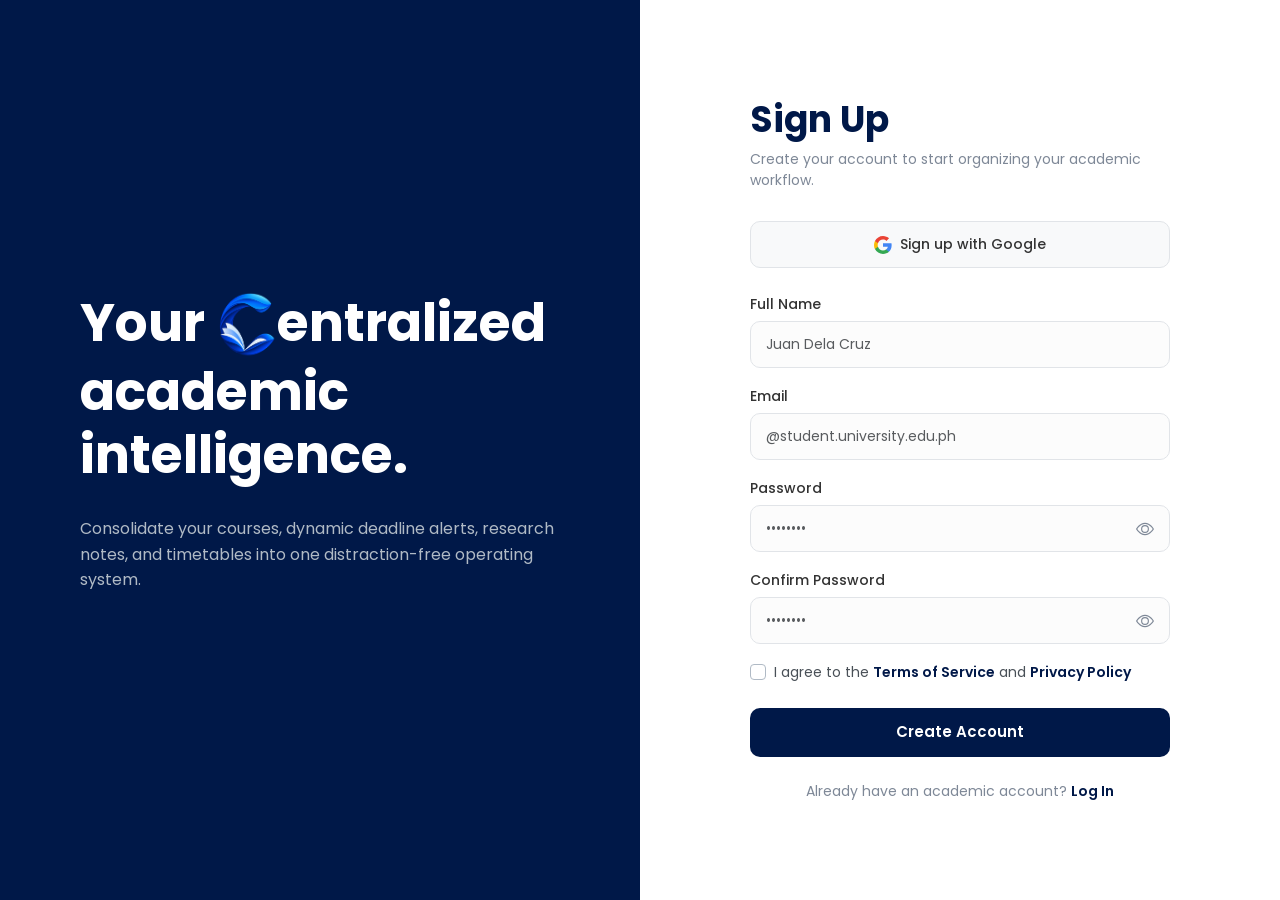
<file: login/signup.html>
<!DOCTYPE html>
<html lang="en">
<head>
    <meta charset="UTF-8">
    <meta name="viewport" content="width=device-width, initial-scale=1.0">
    <title>Sign Up - Cora Academic Workspace</title>

    <link rel="preconnect" href="https://fonts.googleapis.com">
    <link rel="preconnect" href="https://fonts.gstatic.com" crossorigin>
    <link href="https://fonts.googleapis.com/css2?family=Poppins:wght@400;500;600&family=Source+Serif+4:opsz,wght@8..60,400;8..60,700&display=swap" rel="stylesheet">

    <link href="https://cdn.jsdelivr.net/npm/bootstrap@5.3.2/dist/css/bootstrap.min.css" rel="stylesheet">
    
    <link rel="stylesheet" href="design.css">
</head>
<body>

    <div class="login-container-fluid">
        <div class="row g-0 min-vh-100">
            
            <!-- Left Side: Dark Blue Background with Brand Text -->
            <div class="col-lg-6 login-left-pane d-flex flex-column justify-content-center px-5">
                <div class="login-left-content">
                    <h1 class="login-brand-title">
                        Your <img src="../images/logo.png" alt="Cora Logo" width="69" height="70" class="brand-logo-inline">entralized <br>
                        academic <br>
                        intelligence.
                    </h1>
                    <p class="login-brand-desc">
                        Consolidate your courses, dynamic deadline alerts, research notes, and timetables into one distraction-free operating system.
                    </p>
                </div>
            </div>

            <!-- Right Side: Sign Up Form -->
            <div class="col-lg-6 login-right-pane d-flex align-items-center justify-content-center px-4 py-5">
                <div class="login-form-wrapper">
                    
                    <h2 class="form-main-title">Sign Up</h2>
                    <p class="form-sub-title">Create your account to start organizing your academic workflow.</p>

                    <!-- Continue with Google Button -->
                    <a href="#" class="btn-google d-flex align-items-center justify-content-center mb-4">
                        <svg width="18" height="18" viewBox="0 0 18 18" class="me-2">
                            <path fill="#4285F4" d="M17.64 9.2c0-.63-.06-1.25-.19-1.84H9v3.49h4.84c-.21 1.12-.85 2.08-1.81 2.72v2.26h2.92c1.71-1.57 2.69-3.88 2.69-6.63z"/>
                            <path fill="#34A853" d="M9 18c2.43 0 4.47-.8 5.96-2.18l-2.92-2.26c-.81.54-1.84.86-3.04.86-2.34 0-4.33-1.58-5.04-3.71H.95v2.33C2.44 15.98 5.48 18 9 18z"/>
                            <path fill="#FBBC05" d="M3.96 10.71c-.18-.54-.28-1.12-.28-1.71s.1-1.17.28-1.71V4.96H.95C.35 6.15 0 7.52 0 9s.35 2.85.95 4.04l3.01-2.33z"/>
                            <path fill="#EA4335" d="M9 3.58c1.32 0 2.5.45 3.44 1.35l2.58-2.58C13.47.89 11.43 0 9 0 5.48 0 2.44 2.02.95 4.96l3.01 2.33c.71-2.13 2.7-3.71 5.04-3.71z"/>
                        </svg>
                        Sign up with Google
                    </a>

                    <form>
                        <!-- Full Name Field -->
                        <div class="mb-3">
                            <label for="fullname" class="form-label-custom">Full Name</label>
                            <input type="text" class="form-control form-control-custom" id="fullname" placeholder="Juan Dela Cruz" required>
                        </div>

                        <!-- Email Field -->
                        <div class="mb-3">
                            <label for="email" class="form-label-custom">Email</label>
                            <input type="email" class="form-control form-control-custom" id="email" placeholder="@student.university.edu.ph" required>
                        </div>

                        <!-- Password Field -->
                        <div class="mb-3">
                            <label for="password" class="form-label-custom">Password</label>
                            <div class="position-relative">
                                <input type="password" class="form-control form-control-custom pe-5" id="password" placeholder="••••••••" required>
                                <span class="position-absolute top-50 end-0 translate-middle-y pe-3 toggle-password" data-target="password" style="cursor: pointer; color: #7E8897; display: flex; align-items: center;">
                                    <svg xmlns="http://www.w3.org/2000/svg" width="18" height="18" fill="currentColor" class="bi bi-eye" viewBox="0 0 16 16">
                                        <path d="M16 8s-3-5.5-8-5.5S0 8 0 8s3 5.5 8 5.5S16 8 16 8zM1.173 8a13.133 13.133 0 0 1 1.66-2.043C4.12 4.668 5.88 3.5 8 3.5c2.12 0 3.879 1.168 5.168 2.457A13.133 13.133 0 0 1 14.828 8c-.058.087-.122.183-.195.288-.335.48-.83 1.12-1.465 1.755C11.879 11.332 10.119 12.5 8 12.5c-2.12 0-3.879-1.168-5.168-2.457A13.134 13.134 0 0 1 1.172 8z"/>
                                        <path d="M8 5.5a2.5 2.5 0 1 0 0 5 2.5 2.5 0 0 0 0-5zM4.5 8a3.5 3.5 0 1 1 7 0 3.5 3.5 0 0 1-7 0z"/>
                                    </svg>
                                </span>
                            </div>
                        </div>

                        <!-- Confirm Password Field -->
                        <div class="mb-3">
                            <label for="confirmPassword" class="form-label-custom">Confirm Password</label>
                            <div class="position-relative">
                                <input type="password" class="form-control form-control-custom pe-5" id="confirmPassword" placeholder="••••••••" required>
                                <span class="position-absolute top-50 end-0 translate-middle-y pe-3 toggle-password" data-target="confirmPassword" style="cursor: pointer; color: #7E8897; display: flex; align-items: center;">
                                    <svg xmlns="http://www.w3.org/2000/svg" width="18" height="18" fill="currentColor" class="bi bi-eye" viewBox="0 0 16 16">
                                        <path d="M16 8s-3-5.5-8-5.5S0 8 0 8s3 5.5 8 5.5S16 8 16 8zM1.173 8a13.133 13.133 0 0 1 1.66-2.043C4.12 4.668 5.88 3.5 8 3.5c2.12 0 3.879 1.168 5.168 2.457A13.133 13.133 0 0 1 14.828 8c-.058.087-.122.183-.195.288-.335.48-.83 1.12-1.465 1.755C11.879 11.332 10.119 12.5 8 12.5c-2.12 0-3.879-1.168-5.168-2.457A13.134 13.134 0 0 1 1.172 8z"/>
                                        <path d="M8 5.5a2.5 2.5 0 1 0 0 5 2.5 2.5 0 0 0 0-5zM4.5 8a3.5 3.5 0 1 1 7 0 3.5 3.5 0 0 1-7 0z"/>
                                    </svg>
                                </span>
                            </div>
                        </div>

                        <!-- Terms & Conditions Checkbox -->
                        <div class="mb-4 form-check">
                            <input type="checkbox" class="form-check-input checkbox-custom" id="termsAgree" required>
                            <label class="form-check-label remember-text" for="termsAgree">
                                I agree to the <a href="#" class="sign-in-link">Terms of Service</a> and <a href="#" class="sign-in-link">Privacy Policy</a>
                            </label>
                        </div>

                        <!-- Sign Up Submit Button -->
                        <button type="submit" class="btn btn-login w-100 mb-4">Create Account</button>
                    </form>

                    <!-- Footer Login link (Connect sa Log In if naa nay account) -->
                    <div class="text-center signup-prompt">
                        Already have an academic account? <a href="login.html" class="sign-in-link">Log In</a>
                    </div>

                </div>
            </div>

        </div>
    </div>

    <script src="https://cdn.jsdelivr.net/npm/bootstrap@5.3.2/dist/js/bootstrap.bundle.min.js"></script>
    <script>
        // Password visibility toggles
        document.querySelectorAll('.toggle-password').forEach(toggle => {
            toggle.addEventListener('click', function() {
                const targetId = this.getAttribute('data-target');
                const passwordInput = document.getElementById(targetId);
                const isPassword = passwordInput.getAttribute('type') === 'password';
                
                passwordInput.setAttribute('type', isPassword ? 'text' : 'password');
                
                // Toggle eye icon
                this.innerHTML = isPassword ? 
                    `<svg xmlns="http://www.w3.org/2000/svg" width="18" height="18" fill="currentColor" class="bi bi-eye-slash" viewBox="0 0 16 16">
                        <path d="M13.359 11.238C15.06 9.72 16 8 16 8s-3-5.5-8-5.5a7.028 7.028 0 0 0-2.79.588l.77.771A5.944 5.944 0 0 1 8 3.5c2.12 0 3.879 1.168 5.168 2.457A13.134 13.134 0 0 1 14.828 8c-.058.087-.122.183-.195.288-.335.48-.83 1.12-1.465 1.755-.165.165-.337.328-.517.486l.708.709z"/>
                        <path d="M11.297 9.176a3.5 3.5 0 0 0-4.474-4.474l.823.823a2.5 2.5 0 0 1 2.829 2.829l.822.822zm-2.943 1.299.822.822a3.5 3.5 0 0 1-4.474-4.474l.823.823a2.5 2.5 0 0 0 2.829 2.829z"/>
                        <path d="M3.35 5.47c-.18.16-.353.322-.518.487A13.134 13.134 0 0 0 1.172 8l.195.288c.335.48.83 1.12 1.465 1.755C4.121 11.332 5.881 12.5 8 12.5c.716 0 1.39-.133 2.02-.36l.77.772A7.029 7.029 0 0 1 8 13.5C3 13.5 0 8 0 8s.939-1.721 2.641-3.238l.708.709zm10.296 8.884-12-12 .708-.708 12 12-.708.708z"/>
                    </svg>` : 
                    `<svg xmlns="http://www.w3.org/2000/svg" width="18" height="18" fill="currentColor" class="bi bi-eye" viewBox="0 0 16 16">
                        <path d="M16 8s-3-5.5-8-5.5S0 8 0 8s3 5.5 8 5.5S16 8 16 8zM1.173 8a13.133 13.133 0 0 1 1.66-2.043C4.12 4.668 5.88 3.5 8 3.5c2.12 0 3.879 1.168 5.168 2.457A13.133 13.133 0 0 1 14.828 8c-.058.087-.122.183-.195.288-.335.48-.83 1.12-1.465 1.755C11.879 11.332 10.119 12.5 8 12.5c-2.12 0-3.879-1.168-5.168-2.457A13.134 13.134 0 0 1 1.172 8z"/>
                        <path d="M8 5.5a2.5 2.5 0 1 0 0 5 2.5 2.5 0 0 0 0-5zM4.5 8a3.5 3.5 0 1 1 7 0 3.5 3.5 0 0 1-7 0z"/>
                    </svg>`;
            });
        });
    </script>
</body>
</html>
</file>
<file: styles.css>
/* --- Variables --- */
:root {
    --primary-blue: #00236F;
    --border-gray: #7E8897;
    --font-poppins: 'Poppins', sans-serif;
    --font-source-serif: 'Source Serif 4', serif;
}

/* --- Global Settings --- */
body {
    font-family: var(--font-poppins);
    margin: 0;
    padding: 0;
}

/* --- Navigation Bar --- */
.custom-navbar {
    padding-top: 15px;
    padding-bottom: 15px;
}

.logo-text {
    font-family: var(--font-source-serif);
    font-size: 32px;
    color: var(--primary-blue);
    margin-left: -5px;
    font-weight: 600;
}

.custom-nav-link {
    font-family: var(--font-poppins);
    font-size: 16px;
    color: #333333;
    margin: 0 15px;
}

/* Login Button */
.login-btn {
    font-family: var(--font-poppins);
    font-weight: 600;
    font-size: 16px;
    color: var(--primary-blue);
    text-decoration: none;
}

.login-btn:hover {
    color: #001545;
}

/* Nav Get Started Button */
.nav-get-started {
    font-family: var(--font-poppins);
    font-weight: 600;
    font-size: 16px;
    color: #FFFFFF;
    background-color: var(--primary-blue);
    border: 1px solid var(--primary-blue);
    border-radius: 10px;
    padding: 10px 24px;
    text-decoration: none;
}

.nav-get-started:hover {
    color: #FFFFFF;
    background-color: #001545;
}

/* Horizontal Line Separator */
.nav-divider {
    height: 1px;
    background-color: var(--border-gray);
    width: 100%;
}

/* --- Hero Section --- */
.hero-section {
    position: relative;
    height: 831px;
    display: flex;
    align-items: center;
    overflow: hidden;
    z-index: 1;
}

.hero-section::before {
    content: "";
    position: absolute;
    top: 0;
    left: 0;
    width: 100%;
    height: 100%;
    background-image: url('images/heroimage.jpeg'); 
    background-size: cover;
    background-position: center;
    background-repeat: no-repeat;
    filter: blur(1px);
    transform: scale(1.03);
    z-index: -1;
}

.hero-content {
    margin-top: -150px;
}

.hero-title {
    font-family: var(--font-source-serif);
    font-weight: 700;
    font-size: 64px;
    color: var(--primary-blue);
    margin-bottom: 25px;
}

.hero-subtitle {
    font-family: var(--font-poppins);
    font-weight: 500;
    font-size: 18px;
    color: #333333;
    margin-bottom: 40px;
    line-height: 1.6;
    max-width: 650px;
    margin-left: auto;
    margin-right: auto;
}

.hero-get-started {
    font-family: var(--font-poppins);
    font-weight: 500;
    font-size: 15px;
    color: #FFFFFF;
    background-color: var(--primary-blue);
    border-radius: 10px;
    padding: 12px 35px;
    text-decoration: none;
    display: inline-block;
}

.hero-get-started:hover {
    color: #FFFFFF;
    background-color: #001545;
}

/* --- Features Section --- */
.features-section {
    padding-top: 300px;
    padding-bottom: 150px;
    background-color: #ffffff;
}

.features-title {
    font-family: var(--font-source-serif);
    font-weight: 700;
    font-size: 40px;
    color: var(--primary-blue);
    margin-bottom: 100px;
}

.feature-card {
    background-color: #FFFFFF;
    border: 1px solid #000000;
    border-radius: 20px;
    padding: 30px;
    box-shadow: 0px 4px 15px rgba(0, 0, 0, 0.15);
    height: 100%;
    transition: transform 0.3s ease-in-out, box-shadow 0.3s ease-in-out;
    cursor: pointer;
}

.feature-card:hover {
    transform: translateY(-15px);
    box-shadow: 0 15px 30px rgba(0, 0, 0, 0.1);
}

.feature-icon {
    width: 48px;
    height: auto;
    margin-bottom: 20px;
}

.feature-card .feature-icon {
    transition: transform 0.3s ease;
}

.feature-card:hover .feature-icon {
    transform: scale(1.1);
}

.feature-card-title {
    font-family: var(--font-source-serif);
    font-weight: 600;
    font-size: 24px;
    color: var(--primary-blue);
    margin-bottom: 12px;
}

.feature-card-text {
    font-family: var(--font-poppins);
    font-weight: 500;
    font-size: 13px;
    color: #686F7B;
    line-height: 1.6;
    margin-bottom: 0;
}

/* --- Workspace Section --- */
.workspace-section {
    margin-top: 80px; 
    margin-bottom: 150px;
}

.workspace-title {
    font-family: 'Source Serif 4', serif;
    font-weight: 700;
    font-size: 40px;
    color: #00236F;
    margin-bottom: 150px;
}

.workspace-full-bg {
    width: 100%;
    background-color: #f5f5f8;
    padding-top: 60px;
    padding-bottom: 60px;
}

.workspace-content-wrapper {
    text-align: center;
    overflow: hidden;
}

.workspace-subtitle {
    font-family: 'Source Serif 4', serif;
    font-weight: 700;
    font-size: 38px;
    color: #00236F;
    margin-bottom: 15px;
}

.workspace-desc {
    font-family: 'Poppins', sans-serif;
    font-weight: 500;
    font-size: 16px;
    color: #8A8D92;
    max-width: 800px;
    margin: 0 auto 50px auto; 
}

.workspace-images-wrapper {
    position: relative;
    display: flex;
    justify-content: center;
    align-items: flex-start;
    margin-top: 40px;
    padding-bottom: 40px;
}

.workspace-img-1 {
    width: 605.28px;
    max-width: 50%;
    height: auto;
    object-fit: cover;
    transform: rotate(-3.79deg);
    border-radius: 12px;
    box-shadow: 0 10px 30px rgba(0,0,0,0.1); 
    z-index: 1;
    transition: transform 0.3s ease, box-shadow 0.3s ease;
}

.workspace-img-1:hover {
    transform: rotate(-3.79deg) scale(1.03) translateY(-5px);
    box-shadow: 0 15px 35px rgba(0,0,0,0.15);
}

.workspace-img-2 {
    width: 621.54px;
    max-width: 55%;
    height: auto;
    object-fit: cover;
    border-radius: 12px;
    box-shadow: 0 15px 40px rgba(0,0,0,0.15);
    z-index: 2;
    margin-left: -120px;
    margin-top: 100px;
    transition: transform 0.3s ease, box-shadow 0.3s ease;
}

.workspace-img-2:hover {
    transform: scale(1.03) translateY(-5px);
    box-shadow: 0 20px 45px rgba(0,0,0,0.2);
}

@media (max-width: 991px) {
    .workspace-images-wrapper {
        flex-direction: column;
        align-items: center;
    }
    .workspace-img-1 {
        width: 90%;
        max-width: 100%;
        transform: rotate(3.79deg);
        margin-bottom: 20px;
    }
    .workspace-img-2 {
        width: 90%;
        max-width: 100%;
        transform: rotate(0.35deg);
        margin-left: 0;
        margin-top: 0;
    }
}

/* --- Structured Learning Modules Section --- */
.structured-modules-section {
    padding: 80px 0;
}

.structured-line {
    width: 60px;
    height: 3px;
    background-color: #00236F;
    border-radius: 5px;
    margin-bottom: 20px;
}

.structured-title {
    font-family: 'Source Serif 4', serif;
    font-weight: 700;
    font-size: 35px;
    color: #00236F;
    margin-bottom: 20px;
}

.structured-desc {
    font-family: 'Poppins', sans-serif;
    font-weight: 500;
    font-size: 15px;
    color: #8A8D92;
    line-height: 1.7;
    max-width: 540px;
}

.structured-img {
    width: 454px;
    height: 454px;
    max-width: 100%;
    object-fit: cover;
    border-radius: 12px;
    box-shadow: 0 10px 30px rgba(0,0,0,0.1);
    transition: transform 0.3s ease-in-out, box-shadow 0.3s ease-in-out;
}

.structured-img:hover {
    transform: translateY(-8px);
    box-shadow: 0 15px 35px rgba(0,0,0,0.15);
}

@media (max-width: 991px) {
    .structured-img {
        width: 100%;
        height: auto;
    }
}

/* --- Ready to Excel CTA Section --- */
.cta-section {
    background-color: #00236F;
    padding: 230px 0;
    color: #FFFFFF;
}

.cta-title {
    font-family: 'Source Serif 4', serif;
    font-weight: 700;
    font-size: 50px;
    color: #FFFFFF;
    margin-bottom: 20px;
}

.cta-subtitle {
    font-family: 'Poppins', sans-serif;
    font-weight: 500;
    font-size: 16px;
    color: #8A8D92;
    max-width: 650px;
    margin: 0 auto 40px auto;
    line-height: 1.6;
}

.cta-btn {
    font-family: 'Poppins', sans-serif;
    font-weight: 500;
    font-size: 18px;
    color: #00236F;
    background-color: #FFFFFF;
    border-radius: 15px;
    padding: 14px 40px;
    text-decoration: none;
    display: inline-block;
    transition: background-color 0.3s ease, transform 0.3s ease;
}

.cta-btn:hover {
    background-color: #f0f0f0;
    transform: translateY(-3px);
    color: #00236F;
}

/* --- Custom Footer Section --- */
.footer-section {
    background-color: #FFFFFF;
    padding-top: 40px;
    padding-bottom: 20px;
    border-top: 1px solid #eaeaea;
}

.footer-logo-text {
    font-family: var(--font-source-serif);
    font-size: 28px;
    color: var(--primary-blue);
    margin-left: -3px;
    font-weight: 600;
}

.footer-nav a {
    font-family: var(--font-poppins);
    font-size: 15px;
    color: #686F7B;
    text-decoration: none;
    transition: color 0.2s ease;
}

.footer-nav a:hover {
    color: var(--primary-blue);
}

.footer-divider {
    border-color: #eaeaea;
    margin: 20px 0;
}

.footer-copyright {
    font-family: var(--font-poppins);
    font-size: 14px;
    color: #8A8D92;
}
</file>
<file: dashboard/des2.css>
:root {
    /* Fonts */
    --font-poppins: 'Poppins', -apple-system, BlinkMacSystemFont, "Segoe UI", Roboto, sans-serif;
    --font-serif: 'Source Serif 4', Georgia, serif;

    /* Backgrounds & Borders */
    --bg-page: #F7F9FB;
    --bg-card: #FFFFFF;
    --border-color: #E2E6ED;
    --border-light: #ECEFF3;
    --border-subtle: #F1F5F9;

    /* Text Colors */
    --text-primary: #111827;
    --text-secondary: #6B7280;
    --text-muted: #94A3B8;
    --text-dark: #0F172A;
    --text-slate: #334155;

    /* Brand Navy Palette */
    --navy-brand: #001848;
    --navy-hover: #001030;
    --navy-light: #061A40;

    /* Interactive States */
    --active-item-bg: #E6E8EA;
    --hover-item-bg: #EDEFF2;
    --link-color: #1D4ED8;
    --danger-color: #DC2626;

    /* Icon Badges */
    --badge-subjects-bg: #ECEEFE;
    --badge-subjects-color: #4F46E5;
    --badge-notes-bg: #E0F2FE;
    --badge-notes-color: #0284C7;
    --badge-tasks-bg: #FEE2E2;
    --badge-tasks-color: #E11D48;

    /* Dimensions */
    --sidebar-width: 240px;
    --header-height: 64px;
}


/* ==========================================================================
   2. RESET & BASE STYLES
   ========================================================================== */
*, *::before, *::after {
    box-sizing: border-box;
    margin: 0;
    padding: 0;
}

body {
    font-family: var(--font-poppins);
    background-color: var(--bg-page);
    color: var(--text-primary);
    line-height: 1.5;
    -webkit-font-smoothing: antialiased;
    -moz-osx-font-smoothing: grayscale;
    overflow-x: hidden;
}

a {
    color: inherit;
    text-decoration: none;
}

button {
    font-family: inherit;
    cursor: pointer;
}


/* ==========================================================================
   3. APP SHELL LAYOUT
   ========================================================================== */
.dashboard-container {
    display: flex;
    min-height: 100vh;
    width: 100vw;
    background-color: var(--bg-page);
}

.main-wrapper {
    flex: 1;
    display: flex;
    flex-direction: column;
    min-width: 0;
    background-color: var(--bg-page);
}


/* ==========================================================================
   4. SIDEBAR NAVIGATION
   ========================================================================== */
.sidebar {
    width: var(--sidebar-width);
    min-width: var(--sidebar-width);
    background-color: var(--bg-page);
    border-right: 1px solid var(--border-color);
    display: flex;
    flex-direction: column;
    padding: 22px 20px;
    user-select: none;
    z-index: 100;
}

/* Brand Header */
.sidebar-header {
    margin-bottom: 32px;
    text-align: center;
}

.brand-link {
    display: inline-flex;
    flex-direction: column;
    align-items: center;
}

.brand-logo-row {
    display: flex;
    align-items: center;
    justify-content: center;
}

.brand-c-logo {
    width: 38px;
    height: 38px;
    object-fit: contain;
    margin-right: -2px;
}

.brand-name {
    font-family: var(--font-poppins);
    font-weight: 700;
    font-size: 26px;
    color: var(--navy-brand);
    letter-spacing: -0.5px;
    line-height: 1;
}

.brand-tagline {
    font-size: 11px;
    font-weight: 500;
    color: #64748B;
    line-height: 1.25;
    margin-top: 6px;
    text-align: center;
}

/* Navigation List & Links */
.sidebar-nav {
    display: flex;
    flex-direction: column;
    gap: 4px;
}

.nav-item {
    display: flex;
    align-items: center;
    gap: 12px;
    padding: 10px 14px;
    border-radius: 8px;
    color: #4B5563;
    font-size: 13.5px;
    font-weight: 500;
    transition: all 0.15s ease-in-out;
}

.nav-icon {
    display: flex;
    align-items: center;
    justify-content: center;
    width: 18px;
    height: 18px;
    flex-shrink: 0;
    color: inherit;
}

.nav-icon img {
    width: 18px;
    height: 18px;
    object-fit: contain;
}

.nav-text {
    white-space: nowrap;
    overflow: hidden;
    text-overflow: ellipsis;
}

/* Nav Item Hover & Active States */
.nav-item:hover {
    background-color: var(--hover-item-bg);
    color: var(--text-primary);
}

.nav-item.active {
    background-color: var(--active-item-bg);
    color: var(--navy-brand);
    font-weight: 600;
}

.nav-item.active .nav-icon {
    color: var(--navy-brand);
}


/* ==========================================================================
   5. TOP HEADER & SEARCH BAR
   ========================================================================== */
.top-header {
    height: var(--header-height);
    min-height: var(--header-height);
    background-color: var(--bg-page);
    border-bottom: 1px solid var(--border-color);
    display: flex;
    align-items: center;
    justify-content: space-between;
    padding: 0 48px 0 32px;
    position: sticky;
    top: 0;
    z-index: 90;
}

.header-search-container {
    flex: 1;
    max-width: 360px;
}

.search-input-box {
    display: flex;
    align-items: center;
    background-color: #F7F9FB;
    border: 1px solid #D5D9E0;
    border-radius: 20px;
    padding: 6px 14px;
    transition: all 0.2s ease;
}

.search-input-box:focus-within {
    background-color: #FFFFFF;
    border-color: #9CA3AF;
    box-shadow: 0 0 0 3px rgba(0, 24, 72, 0.05);
}

.search-icon {
    color: #9CA3AF;
    margin-right: 8px;
    flex-shrink: 0;
}

.search-field {
    border: none;
    background: transparent;
    outline: none;
    font-family: var(--font-poppins);
    font-size: 13px;
    color: var(--text-primary);
    width: 100%;
}

.search-field::placeholder {
    color: #9CA3AF;
}

.header-actions {
    display: flex;
    align-items: center;
    gap: 22px;
    position: relative;
}

.notification-btn {
    background: transparent;
    border: none;
    position: relative;
    padding: 4px;
    display: flex;
    align-items: center;
    justify-content: center;
    color: #111827;
    transition: opacity 0.2s ease;
}

.notification-btn:hover {
    opacity: 0.75;
}

.notification-dot {
    position: absolute;
    top: 2px;
    right: 4px;
    width: 7px;
    height: 7px;
    background-color: var(--danger-color);
    border-radius: 50%;
    border: 1.5px solid var(--bg-page);
}


/* ==========================================================================
   6. DROPDOWNS (NOTIFICATIONS & PROFILE)
   ========================================================================== */
.notification-dropdown {
    display: none;
    position: absolute;
    top: 48px;
    right: 50px;
    width: 280px;
    background-color: #FFFFFF;
    border: 1px solid var(--border-color);
    border-radius: 12px;
    box-shadow: 0 10px 25px rgba(0, 0, 0, 0.08);
    padding: 12px;
    z-index: 200;
}

.notification-dropdown.show {
    display: block;
    animation: fadeInDown 0.2s ease;
}

.dropdown-header {
    display: flex;
    justify-content: space-between;
    align-items: center;
    padding-bottom: 8px;
    border-bottom: 1px solid var(--border-light);
    margin-bottom: 8px;
}

.dropdown-title {
    font-size: 13px;
    font-weight: 600;
    color: var(--text-primary);
}

.dropdown-badge {
    font-size: 10px;
    background-color: var(--badge-tasks-bg);
    color: var(--badge-tasks-color);
    padding: 2px 6px;
    border-radius: 10px;
    font-weight: 600;
}

.notification-item {
    padding: 8px 6px;
    border-radius: 6px;
}

.notification-text {
    font-size: 12px;
    color: var(--text-primary);
    margin-bottom: 4px;
}

.notification-time {
    font-size: 10px;
    color: var(--text-secondary);
}

.profile-avatar-container {
    position: relative;
    cursor: pointer;
}

.profile-avatar-img {
    width: 38px;
    height: 38px;
    border-radius: 50%;
    object-fit: cover;
    display: block;
    border: 1px solid #D5D9E0;
    transition: transform 0.2s ease;
}

.profile-avatar-img:hover {
    transform: scale(1.05);
}

.profile-dropdown {
    display: none;
    position: absolute;
    top: 48px;
    right: 0;
    width: 170px;
    background-color: #FFFFFF;
    border: 1px solid var(--border-color);
    border-radius: 10px;
    box-shadow: 0 10px 25px rgba(0, 0, 0, 0.08);
    padding: 10px;
    z-index: 200;
}

.profile-dropdown.show {
    display: block;
    animation: fadeInDown 0.2s ease;
}

.profile-info {
    padding: 4px 6px 6px;
}

.user-name {
    font-size: 13px;
    font-weight: 600;
    color: var(--text-primary);
}

.user-role {
    font-size: 12px;
    color: var(--text-secondary);
}

.profile-divider {
    border: 0;
    border-top: 1px solid var(--border-light);
    margin: 8px 0;
}

.profile-menu-item {
    display: block;
    padding: 8px 10px;
    font-size: 13px;
    color: var(--danger-color);
    font-weight: 500;
    border-radius: 6px;
    transition: background-color 0.15s ease;
}

.profile-menu-item:hover {
    background-color: #FEE2E2;
}


/* ==========================================================================
   7. DASHBOARD VIEW (OVERVIEW)
   ========================================================================== */
.dashboard-body {
    padding: 32px 48px 48px;
    width: 100%;
    max-width: none;
    box-sizing: border-box;
}

.welcome-header {
    display: flex;
    justify-content: space-between;
    align-items: flex-start;
    margin-bottom: 28px;
}

.welcome-title {
    font-family: var(--font-poppins);
    font-size: 28px;
    font-weight: 700;
    color: var(--text-primary);
    line-height: 1.2;
    margin-bottom: 6px;
}

.welcome-subtitle {
    font-size: 14px;
    color: var(--text-secondary);
    font-weight: 400;
}

.btn-quick-add {
    background: transparent;
    border: none;
    color: var(--navy-brand);
    display: flex;
    align-items: center;
    justify-content: center;
    padding: 6px;
    border-radius: 8px;
    transition: all 0.2s ease;
}

.btn-quick-add:hover {
    color: #002e8a;
    transform: scale(1.15);
}

/* Summary Stat Cards Row */
.stats-row {
    display: grid;
    grid-template-columns: repeat(3, 1fr);
    gap: 24px;
    margin-bottom: 28px;
}

.stat-card {
    background-color: var(--bg-card);
    border: 1px solid var(--border-color);
    border-radius: 12px;
    padding: 22px 24px;
    display: flex;
    flex-direction: column;
    transition: transform 0.2s ease, box-shadow 0.2s ease;
}

.stat-card:hover {
    transform: translateY(-2px);
    box-shadow: 0 6px 18px rgba(0, 0, 0, 0.03);
}

.stat-icon-badge {
    width: 36px;
    height: 36px;
    border-radius: 8px;
    display: flex;
    align-items: center;
    justify-content: center;
    margin-bottom: 16px;
}

.badge-subjects { background-color: var(--badge-subjects-bg); color: var(--badge-subjects-color); }
.badge-notes    { background-color: var(--badge-notes-bg);    color: var(--badge-notes-color); }
.badge-tasks    { background-color: var(--badge-tasks-bg);    color: var(--badge-tasks-color); }

.stat-number {
    font-family: var(--font-poppins);
    font-size: 38px;
    font-weight: 700;
    color: var(--text-primary);
    line-height: 1;
    margin-bottom: 8px;
}

.stat-label {
    font-family: var(--font-serif);
    font-size: 11px;
    font-weight: 700;
    letter-spacing: 0.8px;
    text-transform: uppercase;
    color: var(--text-secondary);
}

/* 2-Column Content Grid */
.content-grid-row {
    display: grid;
    grid-template-columns: 1.5fr 1fr;
    gap: 24px;
    align-items: start;
}

.dashboard-card {
    background-color: var(--bg-card);
    border: 1px solid var(--border-color);
    border-radius: 12px;
    overflow: hidden;
}

.card-header-bar {
    display: flex;
    align-items: center;
    justify-content: space-between;
    padding: 16px 24px;
    border-bottom: 1px solid var(--border-light);
}

.card-header-title {
    font-family: var(--font-poppins);
    font-size: 16px;
    font-weight: 700;
    color: var(--text-primary);
}

.header-with-icon {
    display: flex;
    align-items: center;
    gap: 8px;
}

.warning-icon { color: var(--danger-color); flex-shrink: 0; }
.calendar-icon { color: var(--text-primary); flex-shrink: 0; }

.view-all-link {
    font-size: 13px;
    font-weight: 600;
    color: var(--link-color);
    transition: text-decoration 0.15s ease;
}

.view-all-link:hover { text-decoration: underline; }

.card-content-body {
    padding: 24px 24px;
}

.recent-notes-card {
    min-height: 380px;
    display: flex;
    flex-direction: column;
}

.notes-body { flex: 1; }

.empty-state-text {
    font-family: var(--font-poppins);
    font-size: 15px;
    color: #4B5563;
}

.empty-state-text.left-aligned { text-align: left; }

.empty-state-text.center-aligned,
.card-content-body.center-aligned {
    text-align: center;
    display: flex;
    align-items: center;
    justify-content: center;
    min-height: 100px;
}

.grid-right-col {
    display: flex;
    flex-direction: column;
    gap: 24px;
}

.deadline-card,
.schedule-card {
    min-height: 140px;
}


/* ==========================================================================
   8. SUBJECTS VIEW (COURSES & ENROLLMENT)
   ========================================================================== */
.subjects-page-body {
    padding: 32px 48px 48px;
    width: 100%;
    max-width: none;
    box-sizing: border-box;
}

.subjects-header-group {
    margin-bottom: 24px;
}

.subjects-main-title {
    font-family: var(--font-poppins);
    font-size: 28px;
    font-weight: 700;
    color: var(--navy-brand);
    line-height: 1.2;
    margin-bottom: 6px;
    letter-spacing: -0.3px;
}

.subjects-main-subtitle {
    font-family: var(--font-poppins);
    font-size: 13.5px;
    color: var(--text-secondary);
    font-weight: 400;
}

/* Filter Card & Search Bar */
.subjects-filter-card {
    background-color: #FFFFFF;
    border: 1px solid var(--border-color);
    border-radius: 12px;
    padding: 10px 16px;
    display: flex;
    justify-content: space-between;
    align-items: center;
    margin-bottom: 24px;
    box-shadow: 0 1px 3px rgba(0, 0, 0, 0.02);
}

.subjects-filter-tabs {
    display: flex;
    align-items: center;
    gap: 8px;
}

.filter-tab-btn {
    border: none;
    background: transparent;
    font-family: var(--font-poppins);
    font-size: 12.5px;
    font-weight: 500;
    color: #475569;
    padding: 6px 16px;
    border-radius: 8px;
    transition: all 0.15s ease;
}

.filter-tab-btn:hover {
    color: #0F172A;
    background-color: #F8FAFC;
}

.filter-tab-btn.active {
    background-color: var(--navy-brand);
    color: #FFFFFF;
    font-weight: 600;
}

.filter-search-box {
    display: flex;
    align-items: center;
    border: 1px solid #D1D5DB;
    border-radius: 8px;
    padding: 5px 12px;
    background-color: #FFFFFF;
    width: 200px;
    transition: all 0.2s ease;
}

.filter-search-box:focus-within {
    border-color: #94A3B8;
    box-shadow: 0 0 0 2px rgba(0, 24, 72, 0.05);
}

.filter-icon {
    color: #94A3B8;
    margin-right: 8px;
    flex-shrink: 0;
}

.filter-input {
    border: none;
    outline: none;
    background: transparent;
    font-family: var(--font-poppins);
    font-size: 12px;
    color: var(--text-primary);
    width: 100%;
}

.filter-input::placeholder { color: #94A3B8; }

/* Empty State Card */
.subjects-empty-card {
    background-color: #FFFFFF;
    border: 1px solid var(--border-color);
    border-radius: 16px;
    padding: 52px 32px;
    display: flex;
    flex-direction: column;
    align-items: center;
    text-align: center;
    margin-bottom: 36px;
    box-shadow: 0 1px 3px rgba(0, 0, 0, 0.02);
}

.empty-book-badge {
    width: 68px;
    height: 68px;
    border-radius: 14px;
    background-color: #ECEEFE;
    color: var(--navy-brand);
    display: flex;
    align-items: center;
    justify-content: center;
    margin-bottom: 20px;
}

.empty-card-heading {
    font-family: var(--font-poppins);
    font-size: 19px;
    font-weight: 700;
    color: #0F172A;
    margin-bottom: 10px;
}

.empty-card-description {
    font-family: var(--font-poppins);
    font-size: 13px;
    color: #64748B;
    max-width: 520px;
    line-height: 1.65;
    margin: 0 auto 28px auto;
}

.empty-card-actions {
    display: flex;
    align-items: center;
    gap: 14px;
}

.btn-add-subject-primary {
    background-color: var(--navy-brand);
    color: #FFFFFF;
    border: none;
    border-radius: 8px;
    padding: 9px 20px;
    font-family: var(--font-poppins);
    font-size: 12.5px;
    font-weight: 600;
    display: inline-flex;
    align-items: center;
    gap: 6px;
    transition: all 0.2s ease;
    box-shadow: 0 2px 6px rgba(0, 24, 72, 0.15);
}

.btn-add-subject-primary:hover {
    background-color: var(--navy-hover);
    transform: translateY(-1px);
    box-shadow: 0 4px 10px rgba(0, 24, 72, 0.22);
}

.btn-import-secondary {
    background-color: #F1F5F9;
    color: #334155;
    border: none;
    border-radius: 8px;
    padding: 9px 18px;
    font-family: var(--font-poppins);
    font-size: 12.5px;
    font-weight: 500;
    display: inline-flex;
    align-items: center;
    gap: 6px;
    transition: all 0.2s ease;
}

.btn-import-secondary:hover {
    background-color: #E2E8F0;
    color: #0F172A;
}

/* Quick Setup Guide */
.setup-guide-section {
    margin-top: 10px;
}

.setup-guide-header {
    display: flex;
    justify-content: space-between;
    align-items: center;
    margin-bottom: 16px;
}

.setup-guide-title {
    display: flex;
    align-items: center;
    gap: 8px;
    font-family: var(--font-poppins);
    font-size: 14px;
    font-weight: 700;
    color: #0F172A;
}

.setup-bulb-icon {
    color: var(--navy-brand);
}

.setup-guide-meta {
    font-size: 11.5px;
    color: #64748B;
}

.setup-steps-grid {
    display: grid;
    grid-template-columns: repeat(3, 1fr);
    gap: 18px;
}

.setup-step-card {
    background-color: #FFFFFF;
    border: 1px solid var(--border-color);
    border-radius: 12px;
    padding: 20px 18px;
    display: flex;
    flex-direction: column;
    transition: transform 0.2s ease, box-shadow 0.2s ease;
}

.setup-step-card:hover {
    transform: translateY(-2px);
    box-shadow: 0 6px 16px rgba(0, 0, 0, 0.04);
}

.step-number-box {
    width: 28px;
    height: 28px;
    border-radius: 6px;
    display: flex;
    align-items: center;
    justify-content: center;
    font-family: var(--font-poppins);
    font-size: 13px;
    font-weight: 700;
    margin-bottom: 14px;
}

.step-num-1 { background-color: #EFF6FF; color: #2563EB; }
.step-num-2 { background-color: #FEF3C7; color: #D97706; }
.step-num-3 { background-color: #DCFCE7; color: #16A34A; }

.step-title {
    font-family: var(--font-poppins);
    font-size: 13.5px;
    font-weight: 700;
    color: #0F172A;
    margin-bottom: 6px;
}

.step-desc {
    font-family: var(--font-poppins);
    font-size: 11.5px;
    color: #64748B;
    line-height: 1.5;
}


/* ==========================================================================
   9. MODAL COMPONENT (ADD NEW SUBJECT)
   ========================================================================== */
.modal-backdrop {
    display: none;
    position: fixed;
    top: 0;
    left: 0;
    width: 100%;
    height: 100%;
    background-color: rgba(15, 23, 42, 0.45);
    backdrop-filter: blur(4px);
    -webkit-backdrop-filter: blur(4px);
    z-index: 999;
    align-items: center;
    justify-content: center;
    padding: 20px;
}

.modal-backdrop.show {
    display: flex;
    animation: modalFadeIn 0.25s cubic-bezier(0.16, 1, 0.3, 1) forwards;
}

.modal-card.add-subject-modal {
    background-color: #FFFFFF;
    border-radius: 24px;
    width: 100%;
    max-width: 530px;
    padding: 0;
    box-shadow: 0 25px 50px -12px rgba(15, 23, 42, 0.25);
    border: 1px solid rgba(226, 232, 240, 0.8);
    overflow: hidden;
    transform: scale(0.96) translateY(8px);
    transition: transform 0.25s cubic-bezier(0.16, 1, 0.3, 1);
}

.modal-backdrop.show .modal-card.add-subject-modal {
    transform: scale(1) translateY(0);
}

.modal-header {
    display: flex;
    justify-content: space-between;
    align-items: center;
    padding: 20px 28px;
    border-bottom: 1px solid var(--border-subtle);
    background-color: #FFFFFF;
}

.modal-title {
    font-family: var(--font-poppins);
    font-size: 15px;
    font-weight: 700;
    color: #0F172A;
    margin: 0;
    letter-spacing: -0.2px;
}

.modal-close-btn {
    background: transparent;
    border: none;
    padding: 4px;
    display: flex;
    align-items: center;
    justify-content: center;
    border-radius: 50%;
    transition: all 0.2s ease;
}

.modal-close-btn:hover {
    opacity: 0.7;
    transform: rotate(90deg);
}

.close-icon-img {
    width: 20px;
    height: 20px;
    display: block;
}

.modal-form {
    padding: 24px 28px 28px;
}

.form-group {
    display: flex;
    flex-direction: column;
}

.mb-field {
    margin-bottom: 20px;
}

.modal-label {
    font-family: var(--font-poppins);
    font-size: 12px;
    font-weight: 500;
    color: var(--text-slate);
    margin-bottom: 7px;
}

.modal-input {
    width: 100%;
    padding: 10px 14px;
    font-family: var(--font-poppins);
    font-size: 13px;
    color: #0F172A;
    background-color: #F8FAFC;
    border: 1px solid #E2E8F0;
    border-radius: 9px;
    outline: none;
    transition: all 0.2s ease;
}

.modal-input::placeholder {
    color: var(--text-muted);
    font-weight: 400;
}

.modal-input:focus {
    background-color: #FFFFFF;
    border-color: #CBD5E1;
    box-shadow: 0 0 0 3px rgba(15, 23, 42, 0.05);
}

.form-grid-two {
    display: grid;
    grid-template-columns: 1fr 1fr;
    gap: 16px;
}

.modal-actions {
    display: flex;
    justify-content: flex-end;
    align-items: center;
    gap: 16px;
    margin-top: 10px;
}

.btn-modal-cancel {
    background: transparent;
    border: none;
    font-family: var(--font-poppins);
    font-size: 13px;
    font-weight: 500;
    color: var(--text-slate);
    padding: 8px 12px;
    border-radius: 6px;
    transition: all 0.2s ease;
}

.btn-modal-cancel:hover {
    color: #0F172A;
    background-color: #F1F5F9;
}

.btn-modal-submit {
    background-color: #001A4E;
    color: #FFFFFF;
    border: none;
    font-family: var(--font-poppins);
    font-size: 12.5px;
    font-weight: 600;
    border-radius: 8px;
    padding: 9px 18px;
    transition: all 0.2s cubic-bezier(0.16, 1, 0.3, 1);
    box-shadow: 0 2px 6px rgba(0, 26, 78, 0.18);
}

.btn-modal-submit:hover {
    background-color: #001238;
    transform: translateY(-1px);
    box-shadow: 0 4px 10px rgba(0, 26, 78, 0.25);
}

.btn-modal-submit:active {
    transform: translateY(0);
}


/* ==========================================================================
   10. KEYFRAME ANIMATIONS
   ========================================================================== */
@keyframes fadeIn {
    from { opacity: 0; }
    to { opacity: 1; }
}

@keyframes fadeInDown {
    from {
        opacity: 0;
        transform: translateY(-8px);
    }
    to {
        opacity: 1;
        transform: translateY(0);
    }
}

@keyframes modalFadeIn {
    from { opacity: 0; }
    to { opacity: 1; }
}


/* ==========================================================================
   11. RESPONSIVE MEDIA QUERIES
   ========================================================================== */
@media (max-width: 992px) {
    .content-grid-row {
        grid-template-columns: 1fr;
    }
    .stats-row {
        grid-template-columns: 1fr;
    }
    .sidebar {
        width: 70px;
        min-width: 70px;
        padding: 20px 10px;
    }
    .brand-name, .brand-tagline, .nav-text {
        display: none;
    }
    .nav-item {
        justify-content: center;
        padding: 12px 0;
    }
    .top-header {
        padding: 0 20px;
    }
    .dashboard-body,
    .subjects-page-body {
        padding: 24px 20px;
    }
}

@media (max-width: 860px) {
    .setup-steps-grid {
        grid-template-columns: 1fr;
    }
    .subjects-filter-card {
        flex-direction: column;
        gap: 12px;
        align-items: stretch;
    }
    .filter-search-box {
        width: 100%;
    }
}

@media (max-width: 520px) {
    .form-grid-two {
        grid-template-columns: 1fr;
    }
    .modal-card.add-subject-modal {
        border-radius: 18px;
    }
    .modal-header,
    .modal-form {
        padding-left: 20px;
        padding-right: 20px;
    }
}
</file>
<file: login/design.css>
/* --- Variables --- */
:root {
    --primary-blue: #001f5c;
    --font-poppins: 'Poppins', sans-serif;
    --font-source-serif: 'Source Serif 4', serif;
}

body {
    font-family: var(--font-poppins);
    margin: 0;
    padding: 0;
    background-color: #f8f9fa;
}

/* --- Left Side Styling --- */
.login-left-pane {
    background-color: #001848;
    color: #FFFFFF;
    padding-left: 80px !important;
    padding-right: 50px !important;
}

.login-brand-title {
    font-family: var(--font-poppins);
    font-weight: 700;
    font-size: 52px;
    line-height: 1.2;
    color: #FFFFFF;
    margin-bottom: 30px;
}

.brand-logo-inline {
    vertical-align: middle;
    margin: 0 -4px;
}

.login-brand-desc {
    font-family: var(--font-poppins);
    font-weight: 400;
    font-size: 16px;
    color: #b0bac5;
    line-height: 1.6;
    max-width: 480px;
}

/* --- Right Side Styling --- */
.login-right-pane {
    background-color: #FFFFFF;
}

.login-form-wrapper {
    width: 100%;
    max-width: 420px;
}

.form-main-title {
    font-family: var(--font-poppins);
    font-weight: 700;
    font-size: 36px;
    color: #001848;
    margin-bottom: 8px;
}

.form-sub-title {
    font-family: var(--font-poppins);
    font-weight: 400;
    font-size: 14px;
    color: #7E8897;
    margin-bottom: 30px;
}

/* Google Button Style */
.btn-google {
    width: 100%;
    background-color: #f8f9fa;
    border: 1px solid #e1e4e8;
    border-radius: 10px;
    padding: 12px;
    font-family: var(--font-poppins);
    font-weight: 500;
    font-size: 14px;
    color: #333333;
    text-decoration: none;
    transition: background-color 0.2s ease;
}

.btn-google:hover {
    background-color: #f1f3f5;
    color: #111;
}

/* Form Inputs */
.form-label-custom {
    font-family: var(--font-poppins);
    font-weight: 500;
    font-size: 14px;
    color: #333333;
    margin-bottom: 6px;
}

.form-control-custom {
    border: 1px solid #e1e4e8;
    border-radius: 10px;
    padding: 12px 15px;
    font-family: var(--font-poppins);
    font-size: 14px;
    background-color: #fcfcfc;
}

.form-control-custom:focus {
    border-color: #001848;
    box-shadow: 0 0 0 3px rgba(0, 24, 72, 0.1);
    background-color: #FFFFFF;
}

/* Checkbox */
.checkbox-custom {
    border-color: #b0bac5;
    border-radius: 4px;
}

.checkbox-custom:checked {
    background-color: #001848;
    border-color: #001848;
}

.remember-text {
    font-family: var(--font-poppins);
    font-size: 14px;
    color: #495057;
}

/* Submit Button */
.btn-login {
    background-color: #001848;
    color: #FFFFFF;
    border-radius: 10px;
    padding: 13px;
    font-family: var(--font-poppins);
    font-weight: 600;
    font-size: 15px;
    border: none;
    transition: background-color 0.2s ease;
}

.btn-login:hover {
    background-color: #001030;
    color: #FFFFFF;
}

/* Footer prompt link */
.signup-prompt {
    font-family: var(--font-poppins);
    font-size: 14px;
    color: #7E8897;
}

.sign-in-link {
    color: #001848;
    font-weight: 600;
    text-decoration: none;
}

.sign-in-link:hover {
    text-decoration: underline;
}

/* Responsive view para sa mobile */
@media (max-width: 991.98px) {
    .login-left-pane {
        padding: 40px 20px !important;
        text-align: center;
    }
    .login-brand-title {
        font-size: 36px;
    }
}

/* --- UX Enhancements & Animations --- */
@keyframes fadeInUp {
    0% {
        opacity: 0;
        transform: translateY(30px);
    }
    100% {
        opacity: 1;
        transform: translateY(0);
    }
}

@keyframes fadeInLeft {
    0% {
        opacity: 0;
        transform: translateX(-40px);
    }
    100% {
        opacity: 1;
        transform: translateX(0);
    }
}

.login-left-content {
    animation: fadeInLeft 0.9s cubic-bezier(0.25, 0.8, 0.25, 1) forwards;
}

.login-form-wrapper {
    animation: fadeInUp 0.9s cubic-bezier(0.25, 0.8, 0.25, 1) forwards;
}

.btn-google {
    transition: all 0.3s cubic-bezier(0.25, 0.8, 0.25, 1);
}

.btn-google:hover {
    transform: translateY(-2px);
    box-shadow: 0 6px 15px rgba(0, 0, 0, 0.05);
}

.btn-login {
    transition: all 0.3s cubic-bezier(0.25, 0.8, 0.25, 1);
}

.btn-login:hover {
    transform: translateY(-2px);
    box-shadow: 0 8px 20px rgba(0, 24, 72, 0.25);
}

.btn-login:active {
    transform: translateY(1px);
    box-shadow: 0 4px 10px rgba(0, 24, 72, 0.15);
}

.form-control-custom {
    transition: all 0.3s ease;
}

.form-control-custom:focus {
    transform: translateY(-1px);
    box-shadow: 0 4px 15px rgba(0, 24, 72, 0.08), 0 0 0 3px rgba(0, 24, 72, 0.1);
}
</file>
